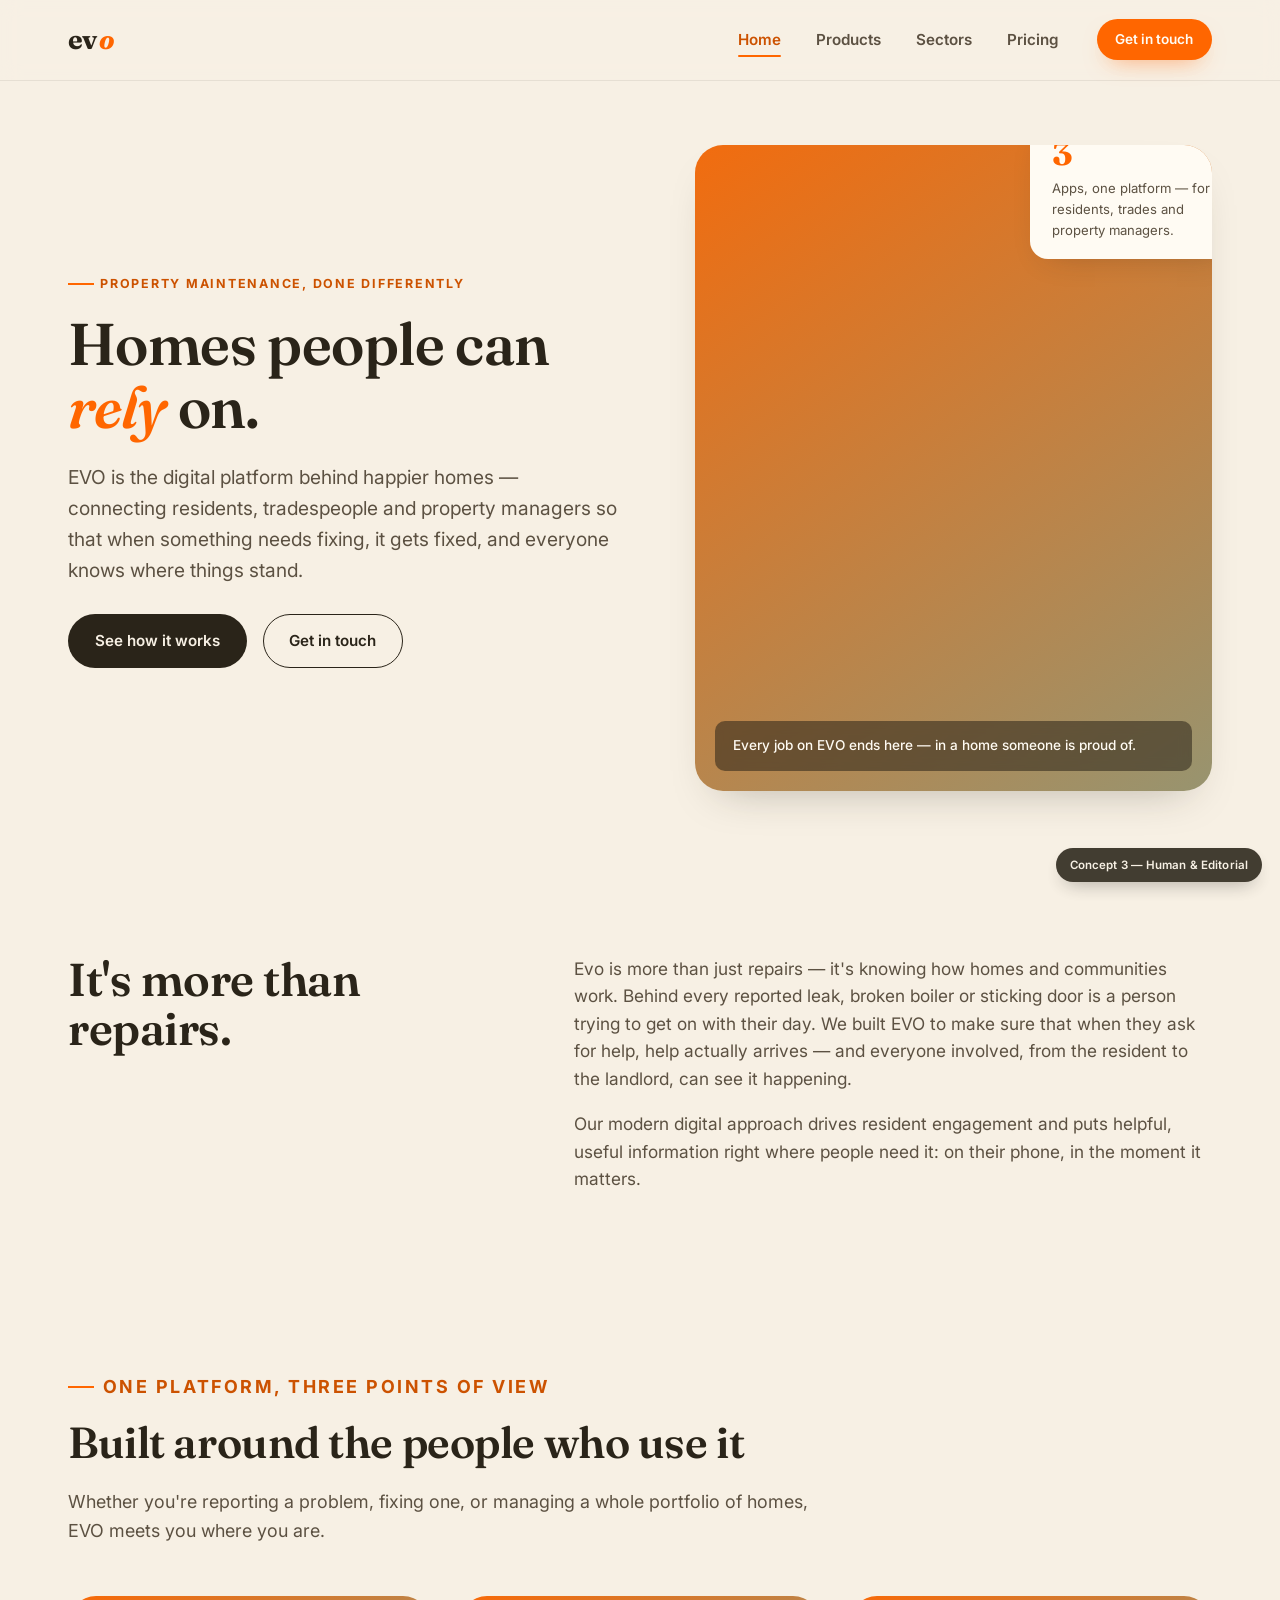
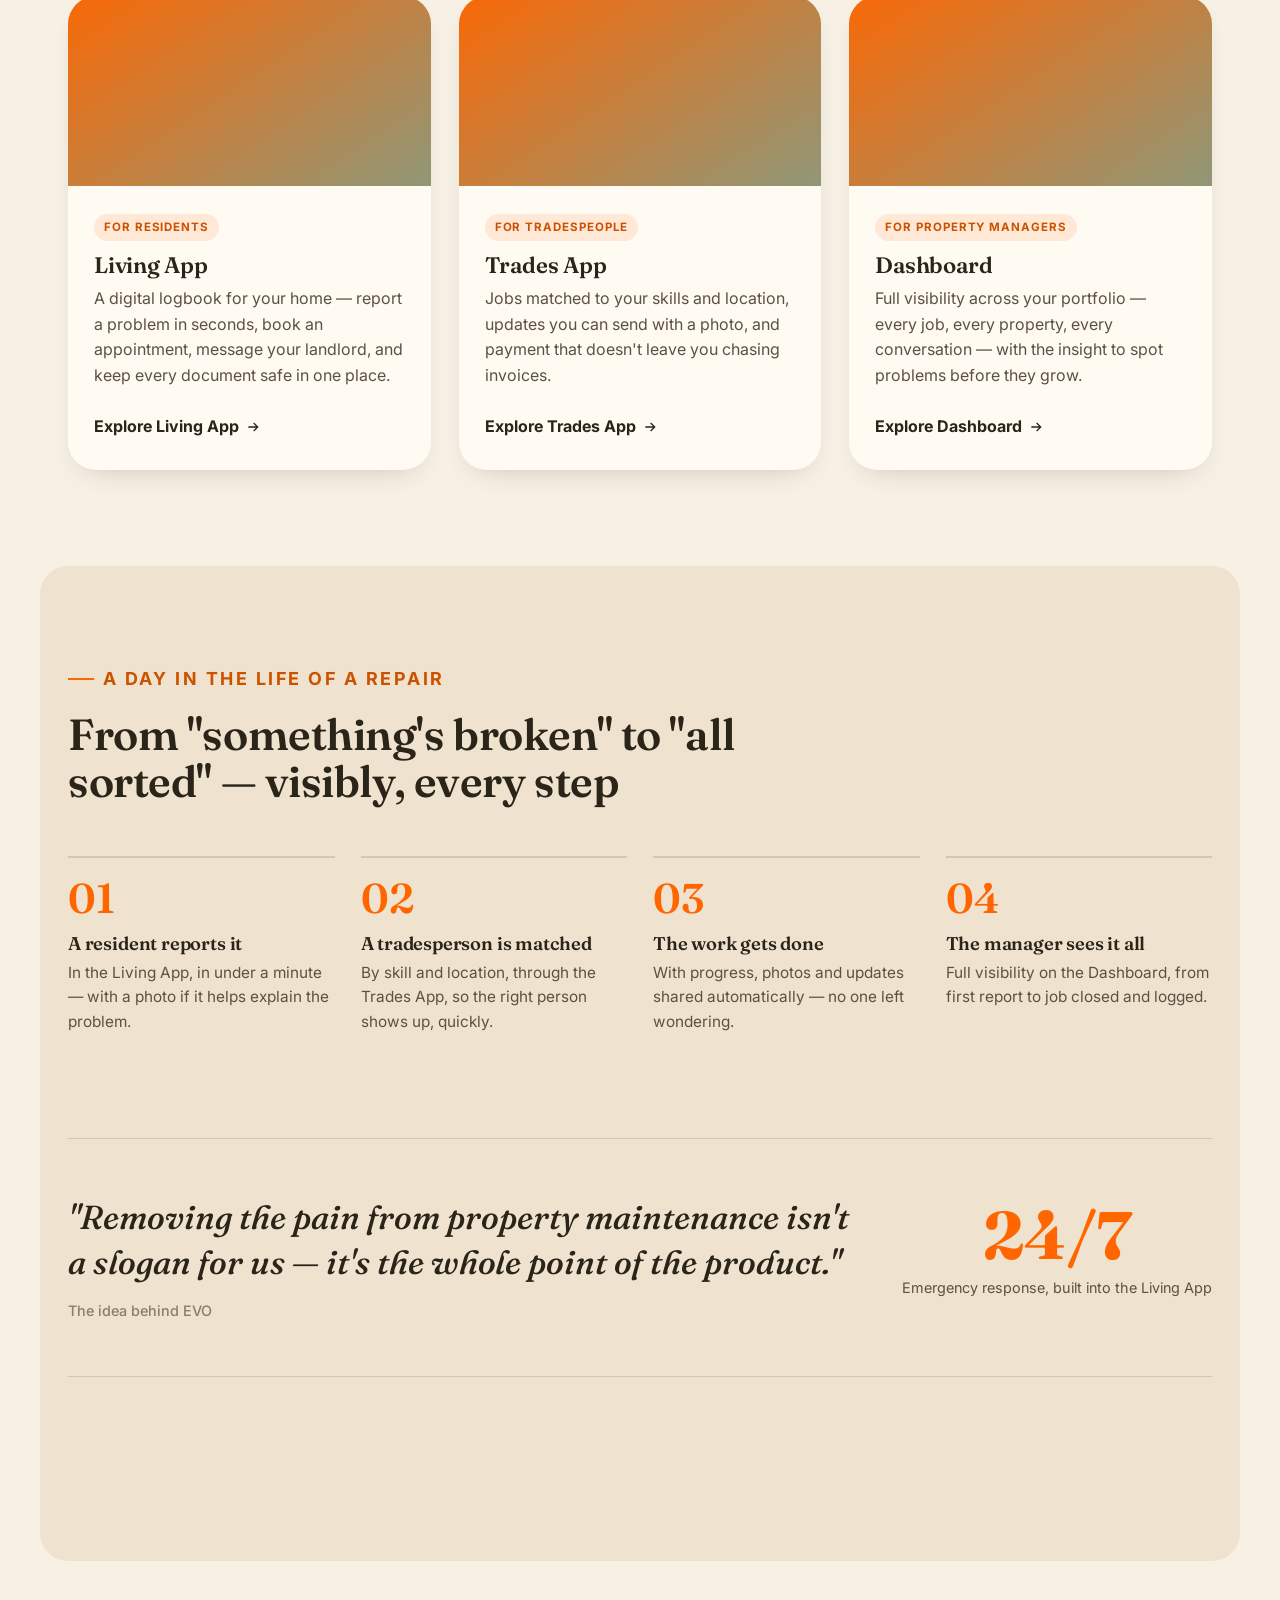
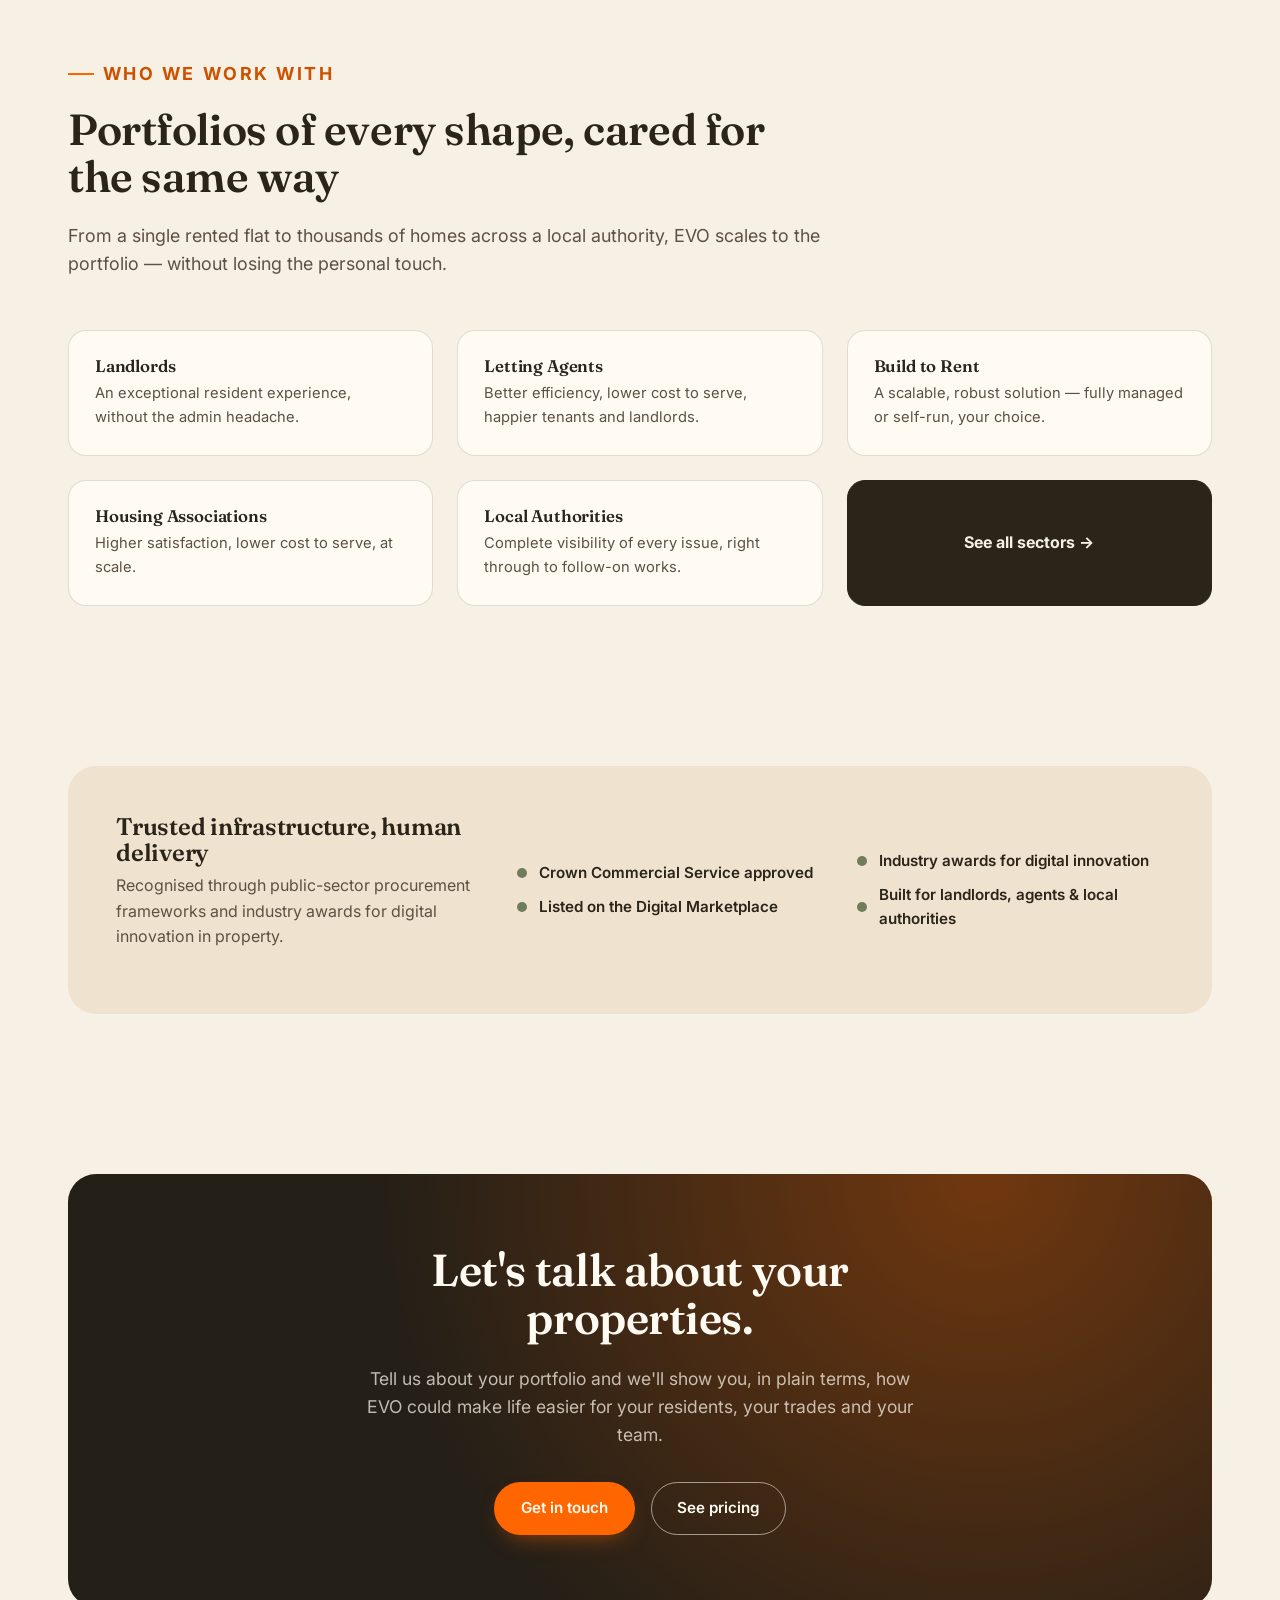
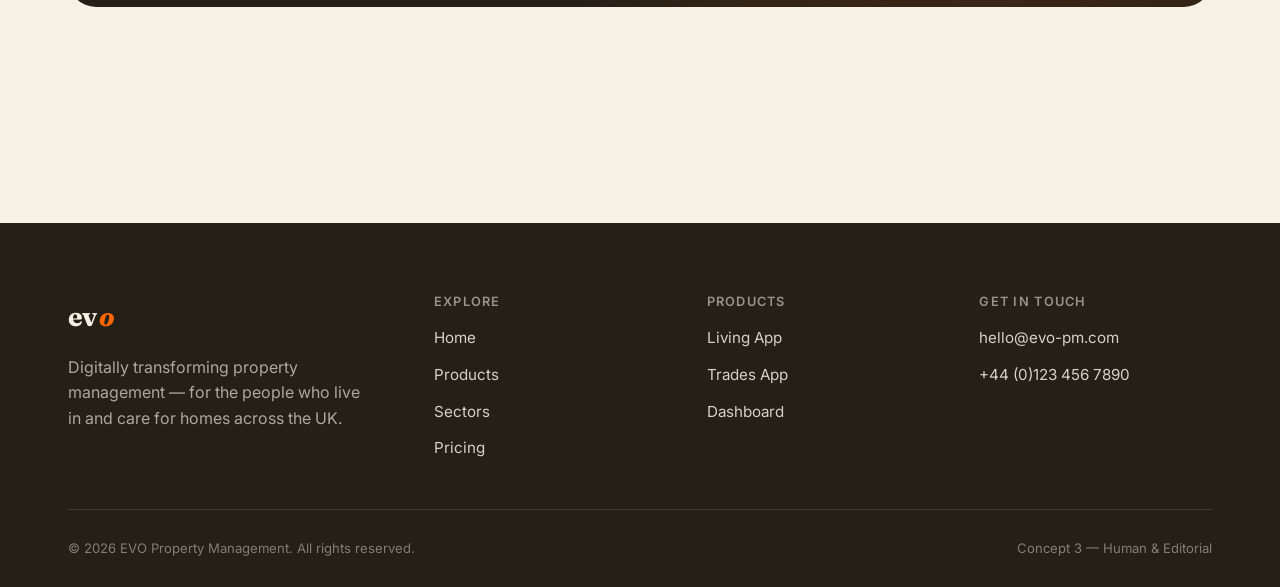
<file: index.html>
<!doctype html>
<html lang="en-GB">
<head>
  <meta charset="UTF-8" />
  <meta name="viewport" content="width=device-width, initial-scale=1.0" />
  <title>EVO — Homes People Can Rely On</title>
  <meta name="description" content="EVO connects residents, tradespeople and property managers so homes get looked after properly. Living App, Trades App and Dashboard — one simple platform." />
  <link rel="preconnect" href="https://fonts.googleapis.com">
  <link rel="preconnect" href="https://fonts.gstatic.com" crossorigin>
  <link href="https://fonts.googleapis.com/css2?family=Fraunces:ital,opsz,wght@0,9..144,400;0,9..144,500;0,9..144,600;0,9..144,700;1,9..144,500;1,9..144,600&family=Inter:wght@400;500;600;700;800&display=swap" rel="stylesheet">
  <link rel="stylesheet" href="styles.css" />
</head>
<body>

  <header class="site-header">
    <div class="header-inner">
      <a href="index.html" class="logotype" aria-label="EVO home">ev<span>o</span></a>
      <nav class="main-nav" aria-label="Primary">
        <ul class="nav-links">
          <li><a href="index.html" class="active">Home</a></li>
          <li><a href="products.html">Products</a></li>
          <li><a href="sectors.html">Sectors</a></li>
          <li><a href="pricing.html">Pricing</a></li>
        </ul>
        <div class="nav-cta">
          <a href="mailto:hello@evo-pm.com" class="btn btn-primary btn-sm">Get in touch</a>
          <button class="nav-toggle" aria-label="Toggle navigation menu" aria-expanded="false">
            <span></span><span></span><span></span>
          </button>
        </div>
      </nav>
    </div>
  </header>

  <main>

    <!-- HERO -->
    <section class="hero">
      <div class="container hero-grid">
        <div class="hero-copy">
          <p class="eyebrow">Property maintenance, done differently</p>
          <h1>Homes people can <em>rely</em> on.</h1>
          <p class="hero-lede">EVO is the digital platform behind happier homes — connecting residents, tradespeople and property managers so that when something needs fixing, it gets fixed, and everyone knows where things stand.</p>
          <div class="hero-actions">
            <a href="products.html" class="btn btn-dark">See how it works</a>
            <a href="mailto:hello@evo-pm.com" class="btn btn-outline">Get in touch</a>
          </div>
        </div>
        <div class="hero-media">
          <img src="https://images.unsplash.com/photo-1600585154340-be6161a56a0c?auto=format&fit=crop&w=1200&q=80" alt="A warm, sunlit living room in a well-kept home" loading="eager" onerror="this.onerror=null;this.src='data:image/svg+xml,%3Csvg%20xmlns%3D%27http%3A%2F%2Fwww.w3.org%2F2000%2Fsvg%27%20width%3D%271200%27%20height%3D%27800%27%3E%3Cdefs%3E%3ClinearGradient%20id%3D%27g%27%20x1%3D%270%27%20y1%3D%270%27%20x2%3D%271%27%20y2%3D%271%27%3E%3Cstop%20offset%3D%270%25%27%20stop-color%3D%27%23FF6600%27%2F%3E%3Cstop%20offset%3D%27100%25%27%20stop-color%3D%27%238A9A7E%27%2F%3E%3C%2FlinearGradient%3E%3C%2Fdefs%3E%3Crect%20width%3D%271200%27%20height%3D%27800%27%20fill%3D%27url%28%23g%29%27%2F%3E%3C%2Fsvg%3E';this.style.objectFit='cover';" />
          <div class="media-caption">Every job on EVO ends here — in a home someone is proud of.</div>
          <div class="hero-accent-card">
            <span class="num">3</span>
            <p>Apps, one platform — for residents, trades and property managers.</p>
          </div>
        </div>
      </div>
    </section>

    <!-- INTRO / LEDE -->
    <section class="section-tight">
      <div class="container lede-block reveal">
        <h2>It's more than repairs.</h2>
        <div class="lede-copy">
          <p>Evo is more than just repairs — it's knowing how homes and communities work. Behind every reported leak, broken boiler or sticking door is a person trying to get on with their day. We built EVO to make sure that when they ask for help, help actually arrives — and everyone involved, from the resident to the landlord, can see it happening.</p>
          <p>Our modern digital approach drives resident engagement and puts helpful, useful information right where people need it: on their phone, in the moment it matters.</p>
        </div>
      </div>
    </section>

    <!-- THREE PRODUCTS, HUMAN TERMS -->
    <section class="section">
      <div class="container">
        <div class="section-header reveal">
          <p class="eyebrow">One platform, three points of view</p>
          <h2>Built around the people who use it</h2>
          <p>Whether you're reporting a problem, fixing one, or managing a whole portfolio of homes, EVO meets you where you are.</p>
        </div>

        <div class="trio reveal">
          <article class="trio-card">
            <div class="card-media">
              <img src="https://images.unsplash.com/photo-1521791136064-7986c2920216?auto=format&fit=crop&w=800&q=80" alt="A resident relaxing at home, phone in hand" onerror="this.onerror=null;this.src='data:image/svg+xml,%3Csvg%20xmlns%3D%27http%3A%2F%2Fwww.w3.org%2F2000%2Fsvg%27%20width%3D%271200%27%20height%3D%27800%27%3E%3Cdefs%3E%3ClinearGradient%20id%3D%27g%27%20x1%3D%270%27%20y1%3D%270%27%20x2%3D%271%27%20y2%3D%271%27%3E%3Cstop%20offset%3D%270%25%27%20stop-color%3D%27%23FF6600%27%2F%3E%3Cstop%20offset%3D%27100%25%27%20stop-color%3D%27%238A9A7E%27%2F%3E%3C%2FlinearGradient%3E%3C%2Fdefs%3E%3Crect%20width%3D%271200%27%20height%3D%27800%27%20fill%3D%27url%28%23g%29%27%2F%3E%3C%2Fsvg%3E';this.style.objectFit='cover';" />
            </div>
            <div class="card-body">
              <span class="tag">For residents</span>
              <h3>Living App</h3>
              <p>A digital logbook for your home — report a problem in seconds, book an appointment, message your landlord, and keep every document safe in one place.</p>
              <a class="card-link" href="products.html">Explore Living App
                <svg width="16" height="16" viewBox="0 0 24 24" fill="none" stroke="currentColor" stroke-width="2"><path d="M5 12h14M13 6l6 6-6 6"/></svg>
              </a>
            </div>
          </article>

          <article class="trio-card">
            <div class="card-media">
              <img src="https://images.unsplash.com/photo-1560518883-ce09059eeffa?auto=format&fit=crop&w=800&q=80" alt="A tradesperson's hands using tools on a repair job" onerror="this.onerror=null;this.src='data:image/svg+xml,%3Csvg%20xmlns%3D%27http%3A%2F%2Fwww.w3.org%2F2000%2Fsvg%27%20width%3D%271200%27%20height%3D%27800%27%3E%3Cdefs%3E%3ClinearGradient%20id%3D%27g%27%20x1%3D%270%27%20y1%3D%270%27%20x2%3D%271%27%20y2%3D%271%27%3E%3Cstop%20offset%3D%270%25%27%20stop-color%3D%27%23FF6600%27%2F%3E%3Cstop%20offset%3D%27100%25%27%20stop-color%3D%27%238A9A7E%27%2F%3E%3C%2FlinearGradient%3E%3C%2Fdefs%3E%3Crect%20width%3D%271200%27%20height%3D%27800%27%20fill%3D%27url%28%23g%29%27%2F%3E%3C%2Fsvg%3E';this.style.objectFit='cover';" />
            </div>
            <div class="card-body">
              <span class="tag">For tradespeople</span>
              <h3>Trades App</h3>
              <p>Jobs matched to your skills and location, updates you can send with a photo, and payment that doesn't leave you chasing invoices.</p>
              <a class="card-link" href="products.html">Explore Trades App
                <svg width="16" height="16" viewBox="0 0 24 24" fill="none" stroke="currentColor" stroke-width="2"><path d="M5 12h14M13 6l6 6-6 6"/></svg>
              </a>
            </div>
          </article>

          <article class="trio-card">
            <div class="card-media">
              <img src="https://images.unsplash.com/photo-1556909212-d5b604d0c90d?auto=format&fit=crop&w=800&q=80" alt="A bright, well-organised home office interior" onerror="this.onerror=null;this.src='data:image/svg+xml,%3Csvg%20xmlns%3D%27http%3A%2F%2Fwww.w3.org%2F2000%2Fsvg%27%20width%3D%271200%27%20height%3D%27800%27%3E%3Cdefs%3E%3ClinearGradient%20id%3D%27g%27%20x1%3D%270%27%20y1%3D%270%27%20x2%3D%271%27%20y2%3D%271%27%3E%3Cstop%20offset%3D%270%25%27%20stop-color%3D%27%23FF6600%27%2F%3E%3Cstop%20offset%3D%27100%25%27%20stop-color%3D%27%238A9A7E%27%2F%3E%3C%2FlinearGradient%3E%3C%2Fdefs%3E%3Crect%20width%3D%271200%27%20height%3D%27800%27%20fill%3D%27url%28%23g%29%27%2F%3E%3C%2Fsvg%3E';this.style.objectFit='cover';" />
            </div>
            <div class="card-body">
              <span class="tag">For property managers</span>
              <h3>Dashboard</h3>
              <p>Full visibility across your portfolio — every job, every property, every conversation — with the insight to spot problems before they grow.</p>
              <a class="card-link" href="products.html">Explore Dashboard
                <svg width="16" height="16" viewBox="0 0 24 24" fill="none" stroke="currentColor" stroke-width="2"><path d="M5 12h14M13 6l6 6-6 6"/></svg>
              </a>
            </div>
          </article>
        </div>
      </div>
    </section>

    <!-- HOW IT WORKS -->
    <section class="section" style="background: var(--cream-deep); border-radius: var(--radius-lg); max-width: 1200px; margin: 0 auto;">
      <div class="container">
        <div class="section-header reveal">
          <p class="eyebrow">A day in the life of a repair</p>
          <h2>From "something's broken" to "all sorted" — visibly, every step</h2>
        </div>
        <div class="story-steps reveal">
          <div class="story-step">
            <span class="step-num">01</span>
            <h3>A resident reports it</h3>
            <p>In the Living App, in under a minute — with a photo if it helps explain the problem.</p>
          </div>
          <div class="story-step">
            <span class="step-num">02</span>
            <h3>A tradesperson is matched</h3>
            <p>By skill and location, through the Trades App, so the right person shows up, quickly.</p>
          </div>
          <div class="story-step">
            <span class="step-num">03</span>
            <h3>The work gets done</h3>
            <p>With progress, photos and updates shared automatically — no one left wondering.</p>
          </div>
          <div class="story-step">
            <span class="step-num">04</span>
            <h3>The manager sees it all</h3>
            <p>Full visibility on the Dashboard, from first report to job closed and logged.</p>
          </div>
        </div>

        <div class="pull-quote reveal">
          <blockquote>"Removing the pain from property maintenance isn't a slogan for us — it's the whole point of the product."
            <cite>The idea behind EVO</cite>
          </blockquote>
          <div class="stat">
            <span class="num">24/7</span>
            <p>Emergency response, built into the Living App</p>
          </div>
        </div>
      </div>
    </section>

    <!-- SECTORS -->
    <section class="section">
      <div class="container">
        <div class="section-header reveal">
          <p class="eyebrow">Who we work with</p>
          <h2>Portfolios of every shape, cared for the same way</h2>
          <p>From a single rented flat to thousands of homes across a local authority, EVO scales to the portfolio — without losing the personal touch.</p>
        </div>
        <div class="sector-grid-cards reveal">
          <a class="sector-mini-card" href="sectors.html">
            <h4>Landlords</h4>
            <p>An exceptional resident experience, without the admin headache.</p>
          </a>
          <a class="sector-mini-card" href="sectors.html">
            <h4>Letting Agents</h4>
            <p>Better efficiency, lower cost to serve, happier tenants and landlords.</p>
          </a>
          <a class="sector-mini-card" href="sectors.html">
            <h4>Build to Rent</h4>
            <p>A scalable, robust solution — fully managed or self-run, your choice.</p>
          </a>
          <a class="sector-mini-card" href="sectors.html">
            <h4>Housing Associations</h4>
            <p>Higher satisfaction, lower cost to serve, at scale.</p>
          </a>
          <a class="sector-mini-card" href="sectors.html">
            <h4>Local Authorities</h4>
            <p>Complete visibility of every issue, right through to follow-on works.</p>
          </a>
          <a class="sector-mini-card" href="sectors.html" style="display:flex; align-items:center; justify-content:center; background: var(--ink); color: var(--cream); border-color: var(--ink);">
            <span style="font-weight:700;">See all sectors →</span>
          </a>
        </div>
      </div>
    </section>

    <!-- TRUST -->
    <section class="section-tight">
      <div class="container">
        <div class="trust-strip reveal">
          <div class="trust-copy">
            <h3>Trusted infrastructure, human delivery</h3>
            <p>Recognised through public-sector procurement frameworks and industry awards for digital innovation in property.</p>
          </div>
          <div class="trust-badges">
            <div class="trust-badge"><span class="dot"></span> Crown Commercial Service approved</div>
            <div class="trust-badge"><span class="dot"></span> Listed on the Digital Marketplace</div>
          </div>
          <div class="trust-badges">
            <div class="trust-badge"><span class="dot"></span> Industry awards for digital innovation</div>
            <div class="trust-badge"><span class="dot"></span> Built for landlords, agents &amp; local authorities</div>
          </div>
        </div>
      </div>
    </section>

    <!-- CTA -->
    <section class="section">
      <div class="container">
        <div class="cta-band reveal">
          <h2>Let's talk about your properties.</h2>
          <p>Tell us about your portfolio and we'll show you, in plain terms, how EVO could make life easier for your residents, your trades and your team.</p>
          <div class="cta-actions">
            <a href="mailto:hello@evo-pm.com" class="btn btn-primary">Get in touch</a>
            <a href="pricing.html" class="btn btn-outline-light">See pricing</a>
          </div>
        </div>
      </div>
    </section>

  </main>

  <footer class="site-footer">
    <div class="container">
      <div class="footer-top">
        <div class="footer-brand">
          <a href="index.html" class="logotype">ev<span>o</span></a>
          <p>Digitally transforming property management — for the people who live in and care for homes across the UK.</p>
        </div>
        <div class="footer-col">
          <h4>Explore</h4>
          <ul>
            <li><a href="index.html">Home</a></li>
            <li><a href="products.html">Products</a></li>
            <li><a href="sectors.html">Sectors</a></li>
            <li><a href="pricing.html">Pricing</a></li>
          </ul>
        </div>
        <div class="footer-col">
          <h4>Products</h4>
          <ul>
            <li><a href="products.html#living">Living App</a></li>
            <li><a href="products.html#trades">Trades App</a></li>
            <li><a href="products.html#dashboard">Dashboard</a></li>
          </ul>
        </div>
        <div class="footer-col">
          <h4>Get in touch</h4>
          <ul>
            <li><a href="mailto:hello@evo-pm.com">hello@evo-pm.com</a></li>
            <li><a href="tel:+441234567890">+44 (0)123 456 7890</a></li>
          </ul>
        </div>
      </div>
      <div class="footer-bottom">
        <span>© 2026 EVO Property Management. All rights reserved.</span>
        <span>Concept 3 — Human &amp; Editorial</span>
      </div>
    </div>
  </footer>

  <div class="concept-badge">Concept 3 — Human &amp; Editorial</div>

  <script src="script.js"></script>
</body>
</html>
</file>
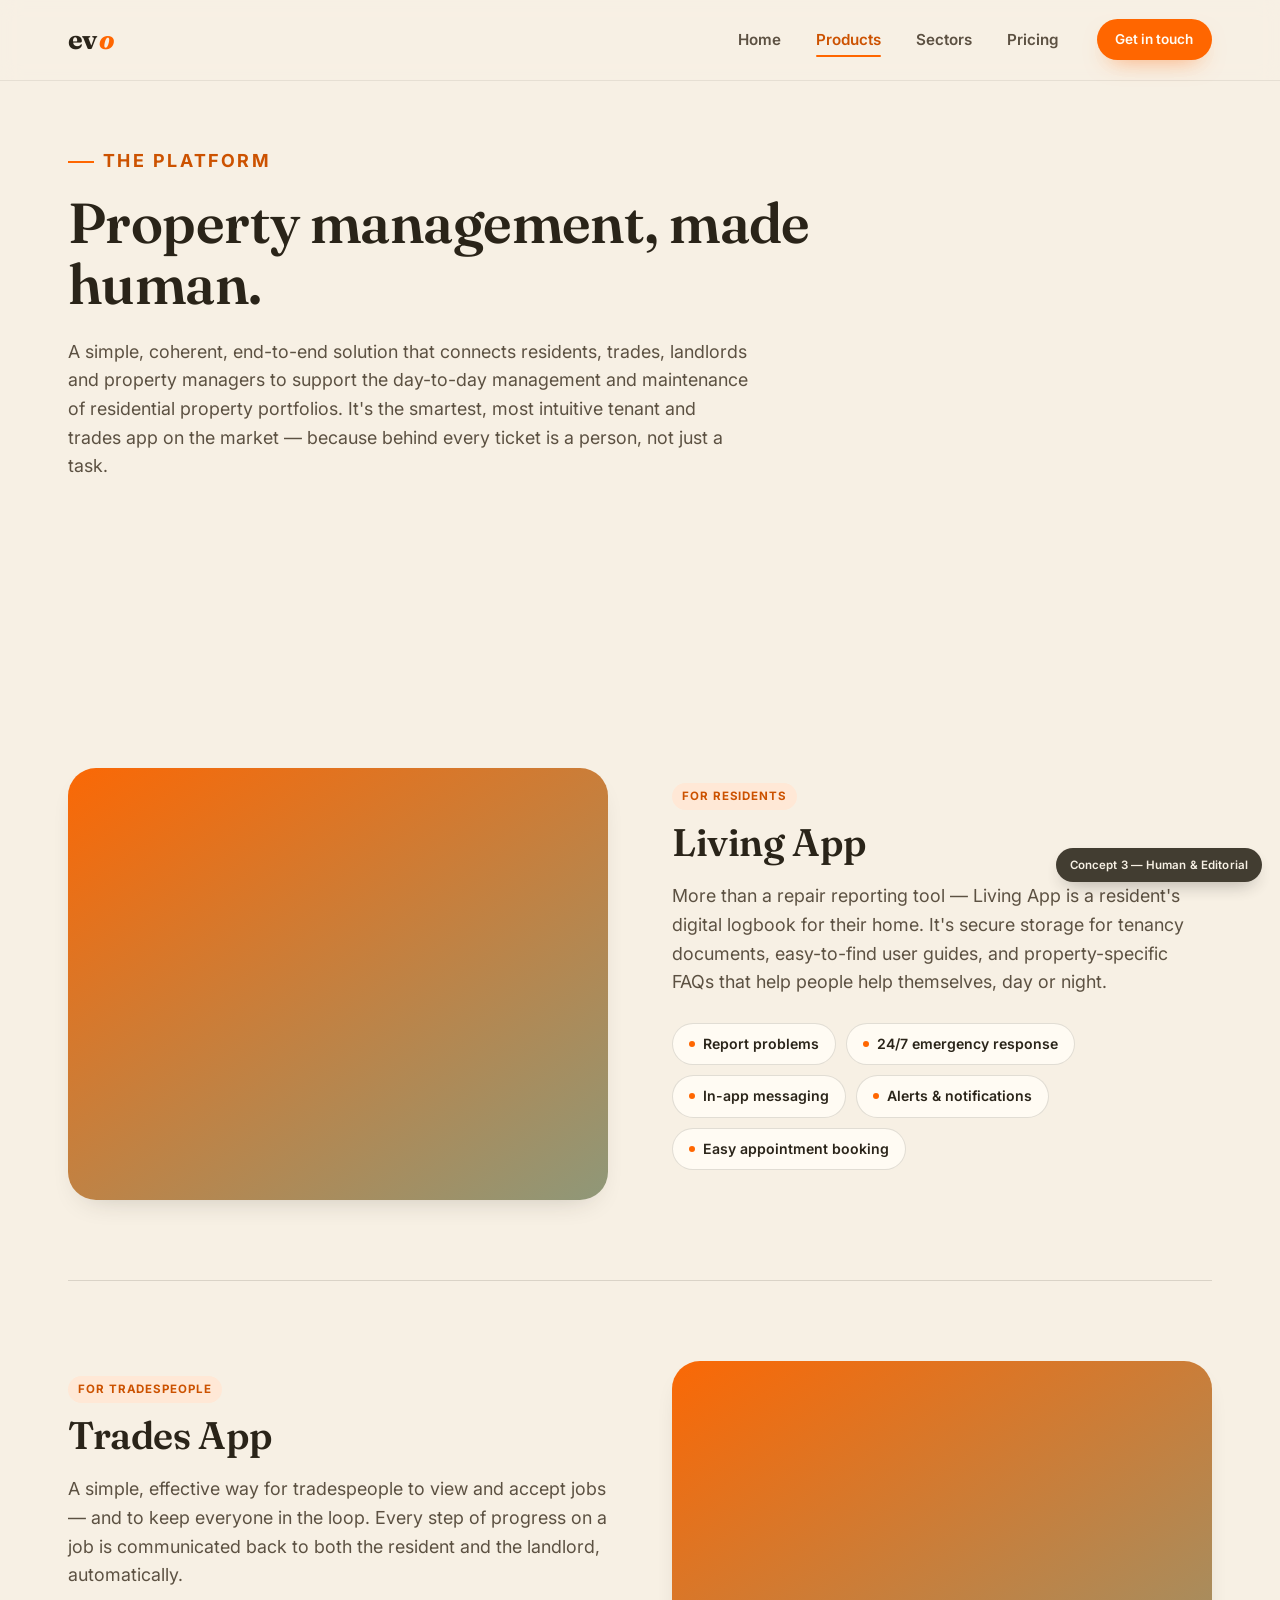
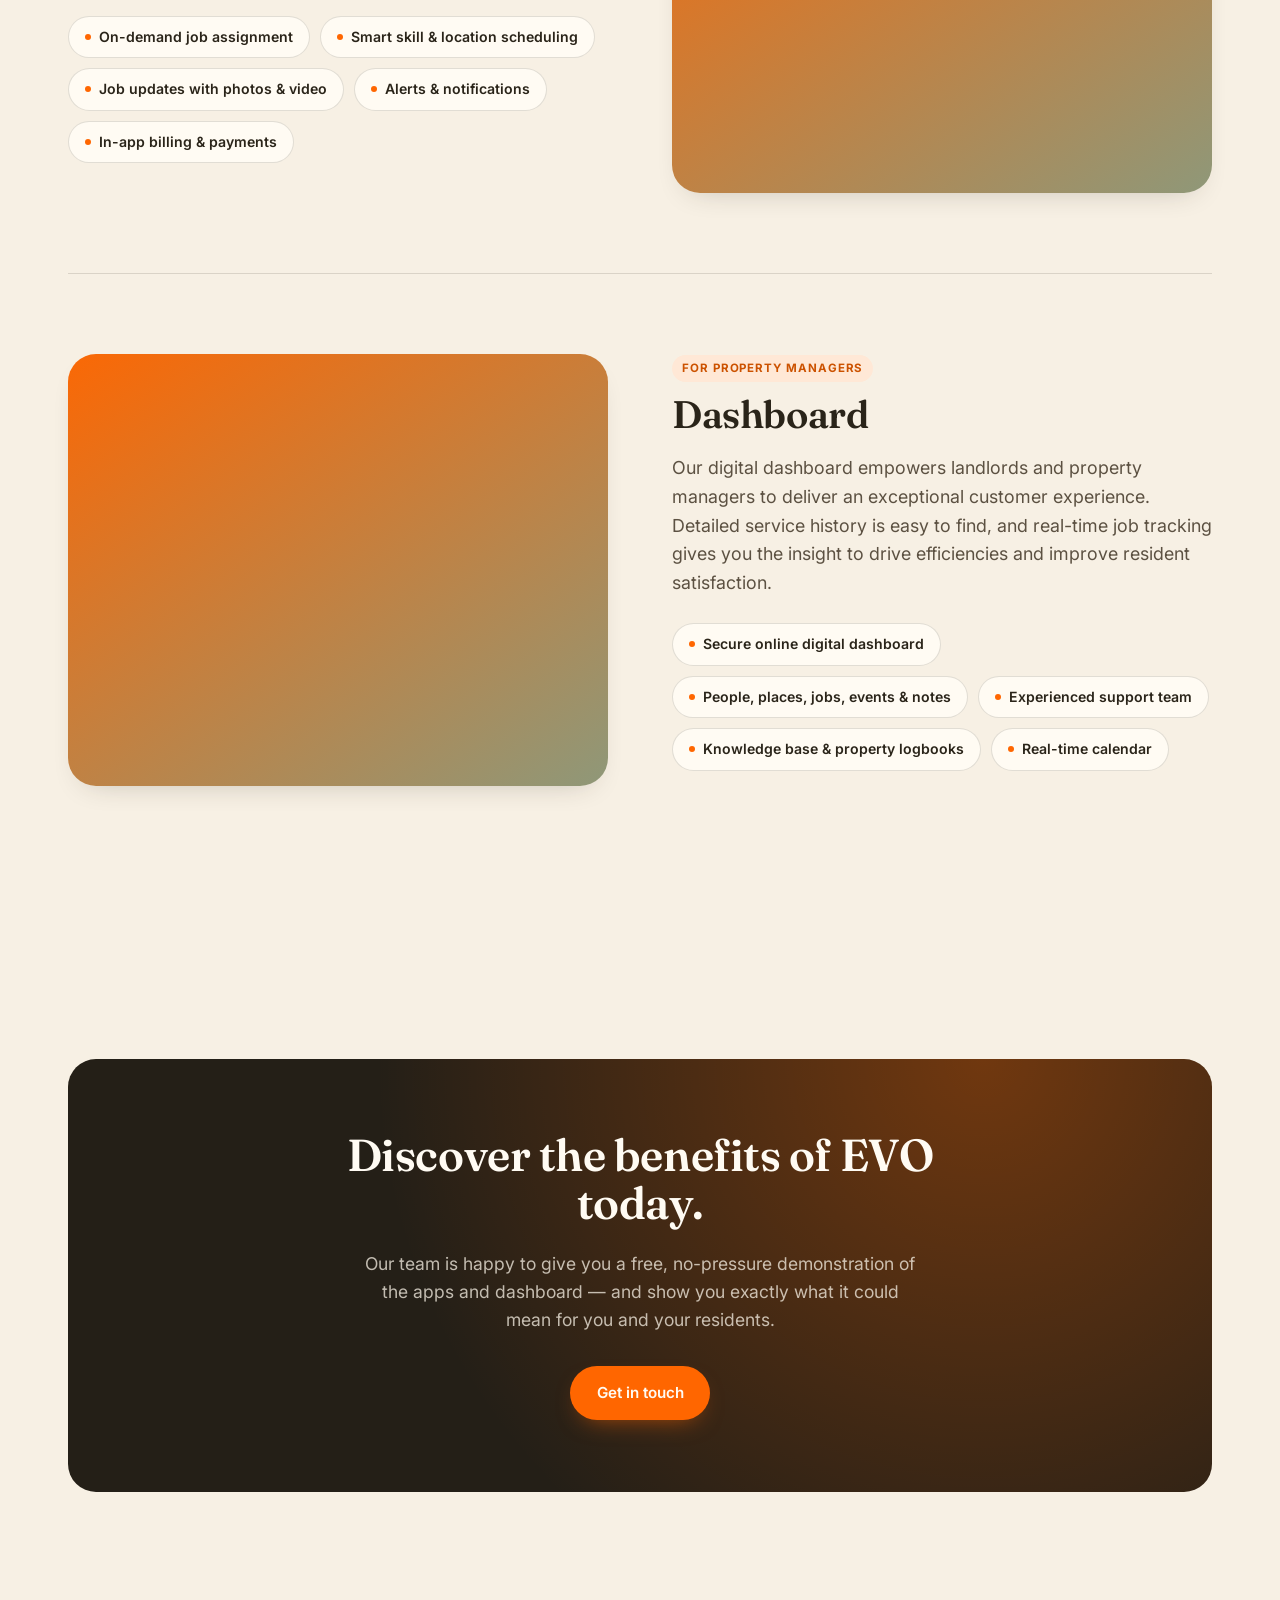
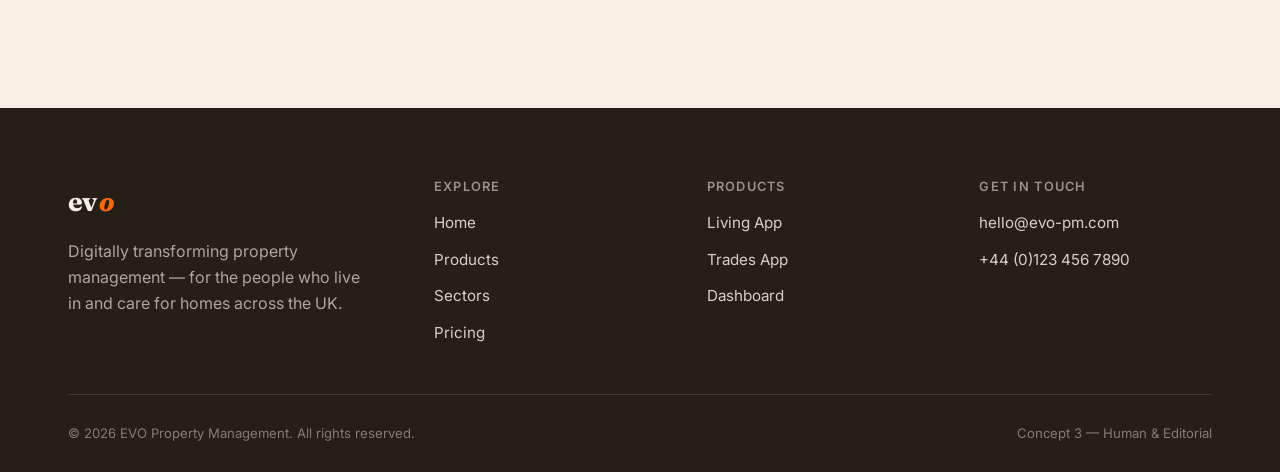
<file: pricing.html>
<!doctype html>
<html lang="en-GB">
<head>
  <meta charset="UTF-8" />
  <meta name="viewport" content="width=device-width, initial-scale=1.0" />
  <title>Products — EVO | Living App, Trades App &amp; Dashboard</title>
  <meta name="description" content="Living App for residents, Trades App for tradespeople, and Dashboard for property managers — the three human sides of the EVO platform." />
  <link rel="preconnect" href="https://fonts.googleapis.com">
  <link rel="preconnect" href="https://fonts.gstatic.com" crossorigin>
  <link href="https://fonts.googleapis.com/css2?family=Fraunces:ital,opsz,wght@0,9..144,400;0,9..144,500;0,9..144,600;0,9..144,700;1,9..144,500;1,9..144,600&family=Inter:wght@400;500;600;700;800&display=swap" rel="stylesheet">
  <link rel="stylesheet" href="styles.css" />
</head>
<body>

  <header class="site-header">
    <div class="header-inner">
      <a href="index.html" class="logotype" aria-label="EVO home">ev<span>o</span></a>
      <nav class="main-nav" aria-label="Primary">
        <ul class="nav-links">
          <li><a href="index.html">Home</a></li>
          <li><a href="products.html" class="active">Products</a></li>
          <li><a href="sectors.html">Sectors</a></li>
          <li><a href="pricing.html">Pricing</a></li>
        </ul>
        <div class="nav-cta">
          <a href="mailto:hello@evo-pm.com" class="btn btn-primary btn-sm">Get in touch</a>
          <button class="nav-toggle" aria-label="Toggle navigation menu" aria-expanded="false">
            <span></span><span></span><span></span>
          </button>
        </div>
      </nav>
    </div>
  </header>

  <main>

    <!-- HERO -->
    <section class="hero" style="padding-bottom: 60px;">
      <div class="container">
        <div class="section-header reveal">
          <p class="eyebrow">The platform</p>
          <h1 style="font-size: clamp(2.2rem, 4.4vw, 3.6rem);">Property management, made human.</h1>
          <p class="hero-lede" style="max-width: 62ch;">A simple, coherent, end-to-end solution that connects residents, trades, landlords and property managers to support the day-to-day management and maintenance of residential property portfolios. It's the smartest, most intuitive tenant and trades app on the market — because behind every ticket is a person, not just a task.</p>
        </div>
      </div>
    </section>

    <!-- LIVING APP -->
    <section class="section" id="living">
      <div class="container">
        <div class="product-detail reveal">
          <div class="product-media">
            <img src="https://images.unsplash.com/photo-1484154218962-a197022b5858?auto=format&fit=crop&w=1000&q=80" alt="A hand holding house keys at a front door" onerror="this.onerror=null;this.src='data:image/svg+xml,%3Csvg%20xmlns%3D%27http%3A%2F%2Fwww.w3.org%2F2000%2Fsvg%27%20width%3D%271200%27%20height%3D%27800%27%3E%3Cdefs%3E%3ClinearGradient%20id%3D%27g%27%20x1%3D%270%27%20y1%3D%270%27%20x2%3D%271%27%20y2%3D%271%27%3E%3Cstop%20offset%3D%270%25%27%20stop-color%3D%27%23FF6600%27%2F%3E%3Cstop%20offset%3D%27100%25%27%20stop-color%3D%27%238A9A7E%27%2F%3E%3C%2FlinearGradient%3E%3C%2Fdefs%3E%3Crect%20width%3D%271200%27%20height%3D%27800%27%20fill%3D%27url%28%23g%29%27%2F%3E%3C%2Fsvg%3E';this.style.objectFit='cover';" />
          </div>
          <div class="product-copy">
            <span class="tag" style="display:inline-block; font-size:0.72rem; font-weight:700; text-transform:uppercase; letter-spacing:0.08em; color:var(--terracotta-dark); background:var(--terracotta-tint); padding:4px 10px; border-radius:100px; margin-bottom:12px;">For residents</span>
            <h2>Living App</h2>
            <p class="lede">More than a repair reporting tool — Living App is a resident's digital logbook for their home. It's secure storage for tenancy documents, easy-to-find user guides, and property-specific FAQs that help people help themselves, day or night.</p>
            <ul class="feature-tags">
              <li>Report problems</li>
              <li>24/7 emergency response</li>
              <li>In-app messaging</li>
              <li>Alerts &amp; notifications</li>
              <li>Easy appointment booking</li>
            </ul>
          </div>
        </div>

        <!-- TRADES APP -->
        <div class="product-detail reverse reveal" id="trades">
          <div class="product-media">
            <img src="https://images.unsplash.com/photo-1560518883-ce09059eeffa?auto=format&fit=crop&w=1000&q=80" alt="A tradesperson's hands using a tool during a repair" onerror="this.onerror=null;this.src='data:image/svg+xml,%3Csvg%20xmlns%3D%27http%3A%2F%2Fwww.w3.org%2F2000%2Fsvg%27%20width%3D%271200%27%20height%3D%27800%27%3E%3Cdefs%3E%3ClinearGradient%20id%3D%27g%27%20x1%3D%270%27%20y1%3D%270%27%20x2%3D%271%27%20y2%3D%271%27%3E%3Cstop%20offset%3D%270%25%27%20stop-color%3D%27%23FF6600%27%2F%3E%3Cstop%20offset%3D%27100%25%27%20stop-color%3D%27%238A9A7E%27%2F%3E%3C%2FlinearGradient%3E%3C%2Fdefs%3E%3Crect%20width%3D%271200%27%20height%3D%27800%27%20fill%3D%27url%28%23g%29%27%2F%3E%3C%2Fsvg%3E';this.style.objectFit='cover';" />
          </div>
          <div class="product-copy">
            <span class="tag" style="display:inline-block; font-size:0.72rem; font-weight:700; text-transform:uppercase; letter-spacing:0.08em; color:var(--terracotta-dark); background:var(--terracotta-tint); padding:4px 10px; border-radius:100px; margin-bottom:12px;">For tradespeople</span>
            <h2>Trades App</h2>
            <p class="lede">A simple, effective way for tradespeople to view and accept jobs — and to keep everyone in the loop. Every step of progress on a job is communicated back to both the resident and the landlord, automatically.</p>
            <ul class="feature-tags">
              <li>On-demand job assignment</li>
              <li>Smart skill &amp; location scheduling</li>
              <li>Job updates with photos &amp; video</li>
              <li>Alerts &amp; notifications</li>
              <li>In-app billing &amp; payments</li>
            </ul>
          </div>
        </div>

        <!-- DASHBOARD -->
        <div class="product-detail reveal" id="dashboard">
          <div class="product-media">
            <img src="https://images.unsplash.com/photo-1521791136064-7986c2920216?auto=format&fit=crop&w=1000&q=80" alt="A bright, calm home interior representing a well-managed property" onerror="this.onerror=null;this.src='data:image/svg+xml,%3Csvg%20xmlns%3D%27http%3A%2F%2Fwww.w3.org%2F2000%2Fsvg%27%20width%3D%271200%27%20height%3D%27800%27%3E%3Cdefs%3E%3ClinearGradient%20id%3D%27g%27%20x1%3D%270%27%20y1%3D%270%27%20x2%3D%271%27%20y2%3D%271%27%3E%3Cstop%20offset%3D%270%25%27%20stop-color%3D%27%23FF6600%27%2F%3E%3Cstop%20offset%3D%27100%25%27%20stop-color%3D%27%238A9A7E%27%2F%3E%3C%2FlinearGradient%3E%3C%2Fdefs%3E%3Crect%20width%3D%271200%27%20height%3D%27800%27%20fill%3D%27url%28%23g%29%27%2F%3E%3C%2Fsvg%3E';this.style.objectFit='cover';" />
          </div>
          <div class="product-copy">
            <span class="tag" style="display:inline-block; font-size:0.72rem; font-weight:700; text-transform:uppercase; letter-spacing:0.08em; color:var(--terracotta-dark); background:var(--terracotta-tint); padding:4px 10px; border-radius:100px; margin-bottom:12px;">For property managers</span>
            <h2>Dashboard</h2>
            <p class="lede">Our digital dashboard empowers landlords and property managers to deliver an exceptional customer experience. Detailed service history is easy to find, and real-time job tracking gives you the insight to drive efficiencies and improve resident satisfaction.</p>
            <ul class="feature-tags">
              <li>Secure online digital dashboard</li>
              <li>People, places, jobs, events &amp; notes</li>
              <li>Experienced support team</li>
              <li>Knowledge base &amp; property logbooks</li>
              <li>Real-time calendar</li>
            </ul>
          </div>
        </div>
      </div>
    </section>

    <!-- CTA -->
    <section class="section">
      <div class="container">
        <div class="cta-band reveal">
          <h2>Discover the benefits of EVO today.</h2>
          <p>Our team is happy to give you a free, no-pressure demonstration of the apps and dashboard — and show you exactly what it could mean for you and your residents.</p>
          <div class="cta-actions">
            <a href="mailto:hello@evo-pm.com" class="btn btn-primary">Get in touch</a>
          </div>
        </div>
      </div>
    </section>

  </main>

  <footer class="site-footer">
    <div class="container">
      <div class="footer-top">
        <div class="footer-brand">
          <a href="index.html" class="logotype">ev<span>o</span></a>
          <p>Digitally transforming property management — for the people who live in and care for homes across the UK.</p>
        </div>
        <div class="footer-col">
          <h4>Explore</h4>
          <ul>
            <li><a href="index.html">Home</a></li>
            <li><a href="products.html">Products</a></li>
            <li><a href="sectors.html">Sectors</a></li>
            <li><a href="pricing.html">Pricing</a></li>
          </ul>
        </div>
        <div class="footer-col">
          <h4>Products</h4>
          <ul>
            <li><a href="products.html#living">Living App</a></li>
            <li><a href="products.html#trades">Trades App</a></li>
            <li><a href="products.html#dashboard">Dashboard</a></li>
          </ul>
        </div>
        <div class="footer-col">
          <h4>Get in touch</h4>
          <ul>
            <li><a href="mailto:hello@evo-pm.com">hello@evo-pm.com</a></li>
            <li><a href="tel:+441234567890">+44 (0)123 456 7890</a></li>
          </ul>
        </div>
      </div>
      <div class="footer-bottom">
        <span>© 2026 EVO Property Management. All rights reserved.</span>
        <span>Concept 3 — Human &amp; Editorial</span>
      </div>
    </div>
  </footer>

  <div class="concept-badge">Concept 3 — Human &amp; Editorial</div>

  <script src="script.js"></script>
</body>
</html>
</file>
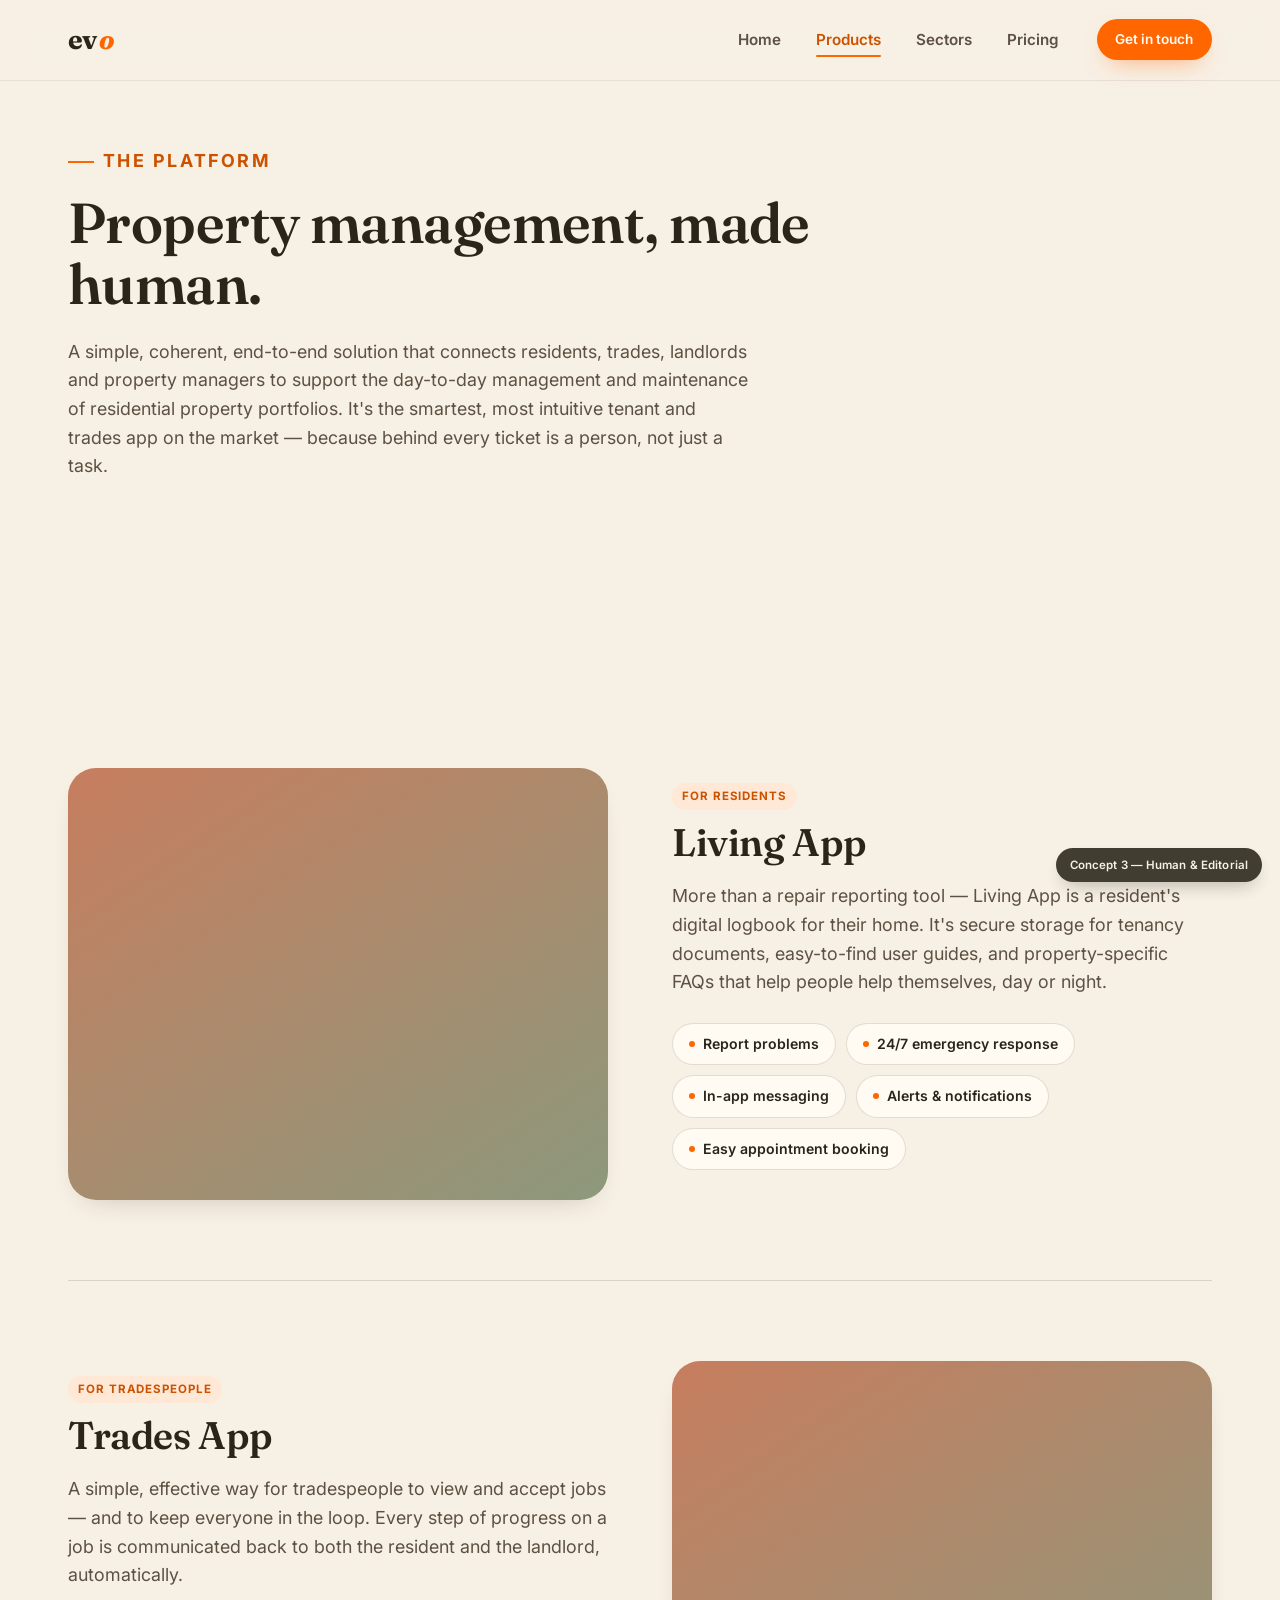
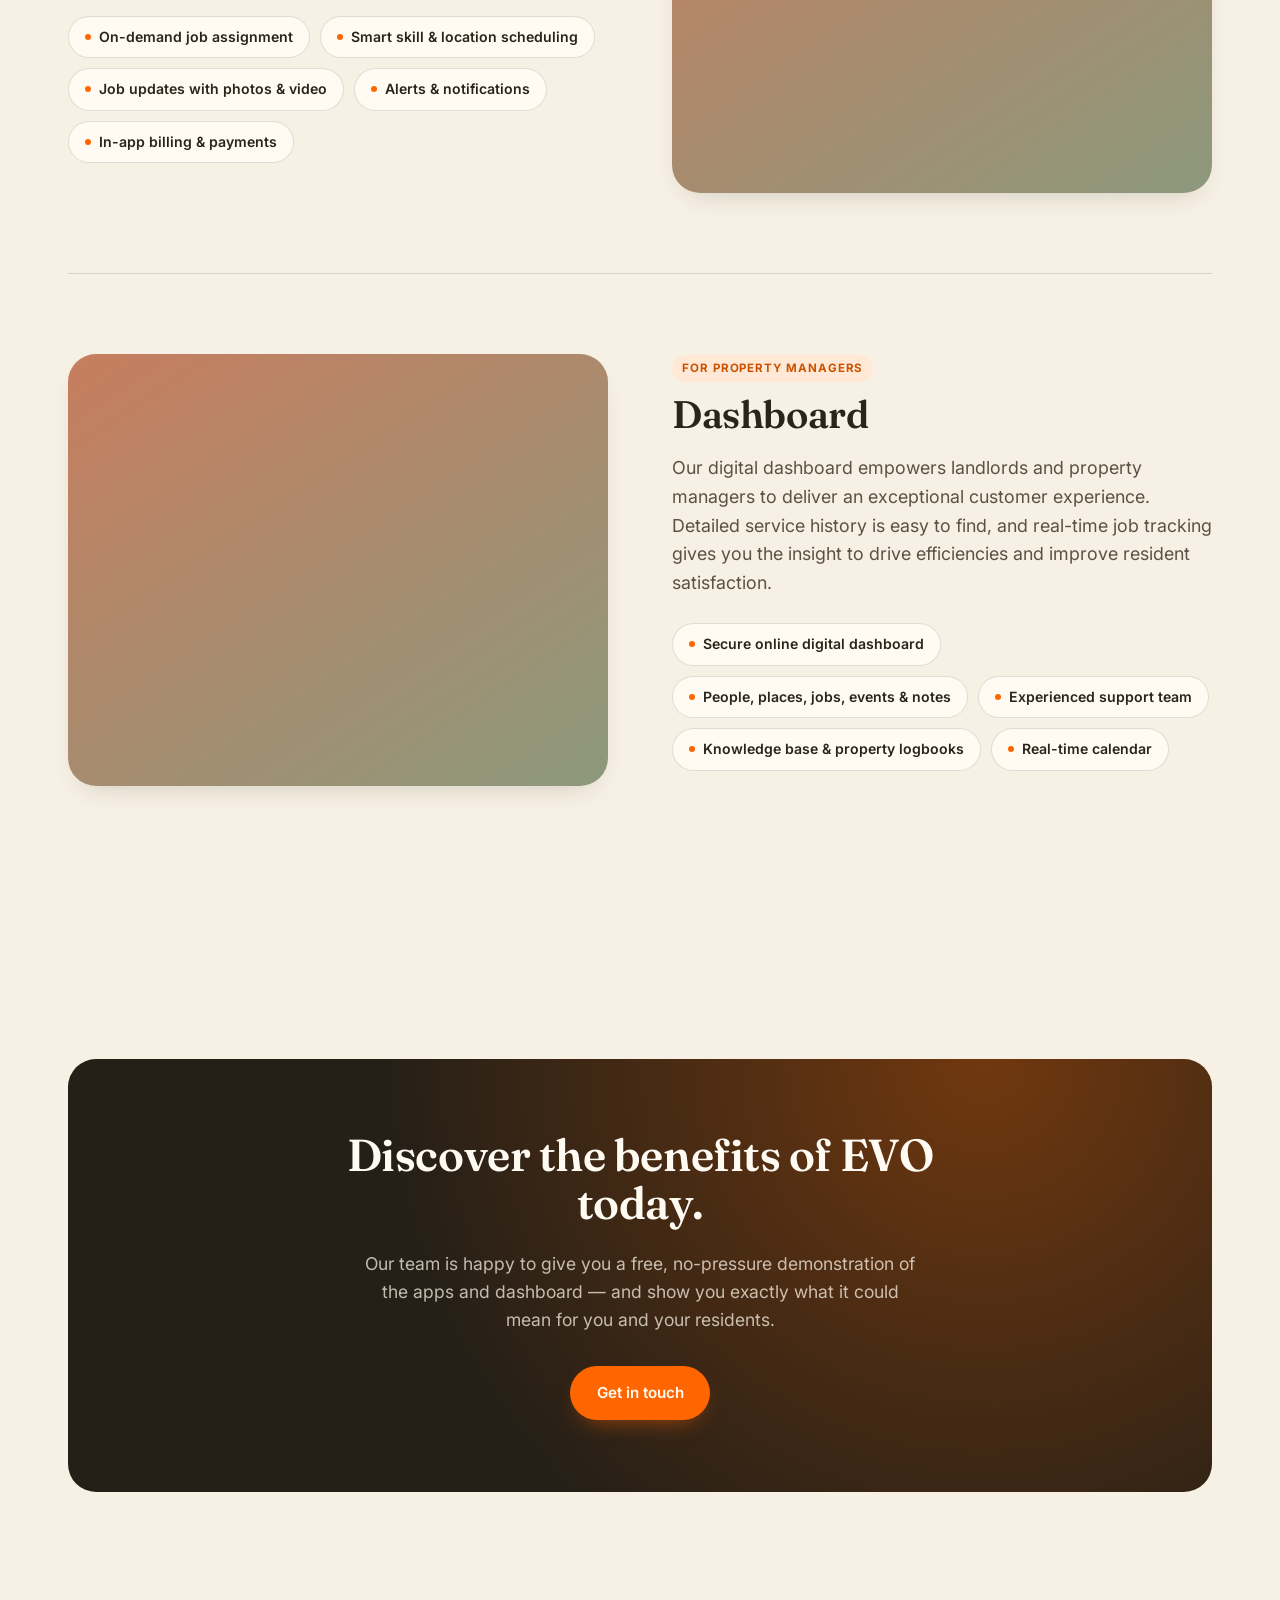
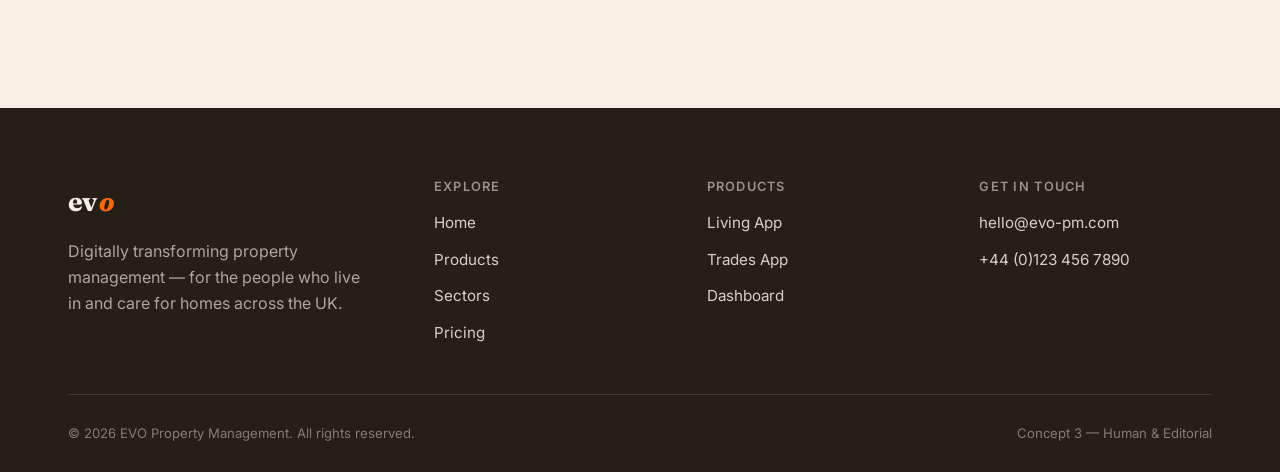
<file: products.html>
<!doctype html>
<html lang="en-GB">
<head>
  <meta charset="UTF-8" />
  <meta name="viewport" content="width=device-width, initial-scale=1.0" />
  <title>Products — EVO | Living App, Trades App &amp; Dashboard</title>
  <meta name="description" content="Living App for residents, Trades App for tradespeople, and Dashboard for property managers — the three human sides of the EVO platform." />
  <link rel="preconnect" href="https://fonts.googleapis.com">
  <link rel="preconnect" href="https://fonts.gstatic.com" crossorigin>
  <link href="https://fonts.googleapis.com/css2?family=Fraunces:ital,opsz,wght@0,9..144,400;0,9..144,500;0,9..144,600;0,9..144,700;1,9..144,500;1,9..144,600&family=Inter:wght@400;500;600;700;800&display=swap" rel="stylesheet">
  <link rel="stylesheet" href="styles.css" />
</head>
<body>

  <header class="site-header">
    <div class="header-inner">
      <a href="index.html" class="logotype" aria-label="EVO home">ev<span>o</span></a>
      <nav class="main-nav" aria-label="Primary">
        <ul class="nav-links">
          <li><a href="index.html">Home</a></li>
          <li><a href="products.html" class="active">Products</a></li>
          <li><a href="sectors.html">Sectors</a></li>
          <li><a href="pricing.html">Pricing</a></li>
        </ul>
        <div class="nav-cta">
          <a href="mailto:hello@evo-pm.com" class="btn btn-primary btn-sm">Get in touch</a>
          <button class="nav-toggle" aria-label="Toggle navigation menu" aria-expanded="false">
            <span></span><span></span><span></span>
          </button>
        </div>
      </nav>
    </div>
  </header>

  <main>

    <!-- HERO -->
    <section class="hero" style="padding-bottom: 60px;">
      <div class="container">
        <div class="section-header reveal">
          <p class="eyebrow">The platform</p>
          <h1 style="font-size: clamp(2.2rem, 4.4vw, 3.6rem);">Property management, made human.</h1>
          <p class="hero-lede" style="max-width: 62ch;">A simple, coherent, end-to-end solution that connects residents, trades, landlords and property managers to support the day-to-day management and maintenance of residential property portfolios. It's the smartest, most intuitive tenant and trades app on the market — because behind every ticket is a person, not just a task.</p>
        </div>
      </div>
    </section>

    <!-- LIVING APP -->
    <section class="section" id="living">
      <div class="container">
        <div class="product-detail reveal">
          <div class="product-media">
            <img src="https://images.unsplash.com/photo-1484154218962-a197022b5858?auto=format&fit=crop&w=1000&q=80" alt="A hand holding house keys at a front door" onerror="this.onerror=null;this.src='data:image/svg+xml,%3Csvg%20xmlns%3D%27http%3A%2F%2Fwww.w3.org%2F2000%2Fsvg%27%20width%3D%271200%27%20height%3D%27800%27%3E%3Cdefs%3E%3ClinearGradient%20id%3D%27g%27%20x1%3D%270%27%20y1%3D%270%27%20x2%3D%271%27%20y2%3D%271%27%3E%3Cstop%20offset%3D%270%25%27%20stop-color%3D%27%23C97C5D%27%2F%3E%3Cstop%20offset%3D%27100%25%27%20stop-color%3D%27%238A9A7E%27%2F%3E%3C%2FlinearGradient%3E%3C%2Fdefs%3E%3Crect%20width%3D%271200%27%20height%3D%27800%27%20fill%3D%27url%28%23g%29%27%2F%3E%3C%2Fsvg%3E';this.style.objectFit='cover';" />
          </div>
          <div class="product-copy">
            <span class="tag" style="display:inline-block; font-size:0.72rem; font-weight:700; text-transform:uppercase; letter-spacing:0.08em; color:var(--terracotta-dark); background:var(--terracotta-tint); padding:4px 10px; border-radius:100px; margin-bottom:12px;">For residents</span>
            <h2>Living App</h2>
            <p class="lede">More than a repair reporting tool — Living App is a resident's digital logbook for their home. It's secure storage for tenancy documents, easy-to-find user guides, and property-specific FAQs that help people help themselves, day or night.</p>
            <ul class="feature-tags">
              <li>Report problems</li>
              <li>24/7 emergency response</li>
              <li>In-app messaging</li>
              <li>Alerts &amp; notifications</li>
              <li>Easy appointment booking</li>
            </ul>
          </div>
        </div>

        <!-- TRADES APP -->
        <div class="product-detail reverse reveal" id="trades">
          <div class="product-media">
            <img src="https://images.unsplash.com/photo-1560518883-ce09059eeffa?auto=format&fit=crop&w=1000&q=80" alt="A tradesperson's hands using a tool during a repair" onerror="this.onerror=null;this.src='data:image/svg+xml,%3Csvg%20xmlns%3D%27http%3A%2F%2Fwww.w3.org%2F2000%2Fsvg%27%20width%3D%271200%27%20height%3D%27800%27%3E%3Cdefs%3E%3ClinearGradient%20id%3D%27g%27%20x1%3D%270%27%20y1%3D%270%27%20x2%3D%271%27%20y2%3D%271%27%3E%3Cstop%20offset%3D%270%25%27%20stop-color%3D%27%23C97C5D%27%2F%3E%3Cstop%20offset%3D%27100%25%27%20stop-color%3D%27%238A9A7E%27%2F%3E%3C%2FlinearGradient%3E%3C%2Fdefs%3E%3Crect%20width%3D%271200%27%20height%3D%27800%27%20fill%3D%27url%28%23g%29%27%2F%3E%3C%2Fsvg%3E';this.style.objectFit='cover';" />
          </div>
          <div class="product-copy">
            <span class="tag" style="display:inline-block; font-size:0.72rem; font-weight:700; text-transform:uppercase; letter-spacing:0.08em; color:var(--terracotta-dark); background:var(--terracotta-tint); padding:4px 10px; border-radius:100px; margin-bottom:12px;">For tradespeople</span>
            <h2>Trades App</h2>
            <p class="lede">A simple, effective way for tradespeople to view and accept jobs — and to keep everyone in the loop. Every step of progress on a job is communicated back to both the resident and the landlord, automatically.</p>
            <ul class="feature-tags">
              <li>On-demand job assignment</li>
              <li>Smart skill &amp; location scheduling</li>
              <li>Job updates with photos &amp; video</li>
              <li>Alerts &amp; notifications</li>
              <li>In-app billing &amp; payments</li>
            </ul>
          </div>
        </div>

        <!-- DASHBOARD -->
        <div class="product-detail reveal" id="dashboard">
          <div class="product-media">
            <img src="https://images.unsplash.com/photo-1521791136064-7986c2920216?auto=format&fit=crop&w=1000&q=80" alt="A bright, calm home interior representing a well-managed property" onerror="this.onerror=null;this.src='data:image/svg+xml,%3Csvg%20xmlns%3D%27http%3A%2F%2Fwww.w3.org%2F2000%2Fsvg%27%20width%3D%271200%27%20height%3D%27800%27%3E%3Cdefs%3E%3ClinearGradient%20id%3D%27g%27%20x1%3D%270%27%20y1%3D%270%27%20x2%3D%271%27%20y2%3D%271%27%3E%3Cstop%20offset%3D%270%25%27%20stop-color%3D%27%23C97C5D%27%2F%3E%3Cstop%20offset%3D%27100%25%27%20stop-color%3D%27%238A9A7E%27%2F%3E%3C%2FlinearGradient%3E%3C%2Fdefs%3E%3Crect%20width%3D%271200%27%20height%3D%27800%27%20fill%3D%27url%28%23g%29%27%2F%3E%3C%2Fsvg%3E';this.style.objectFit='cover';" />
          </div>
          <div class="product-copy">
            <span class="tag" style="display:inline-block; font-size:0.72rem; font-weight:700; text-transform:uppercase; letter-spacing:0.08em; color:var(--terracotta-dark); background:var(--terracotta-tint); padding:4px 10px; border-radius:100px; margin-bottom:12px;">For property managers</span>
            <h2>Dashboard</h2>
            <p class="lede">Our digital dashboard empowers landlords and property managers to deliver an exceptional customer experience. Detailed service history is easy to find, and real-time job tracking gives you the insight to drive efficiencies and improve resident satisfaction.</p>
            <ul class="feature-tags">
              <li>Secure online digital dashboard</li>
              <li>People, places, jobs, events &amp; notes</li>
              <li>Experienced support team</li>
              <li>Knowledge base &amp; property logbooks</li>
              <li>Real-time calendar</li>
            </ul>
          </div>
        </div>
      </div>
    </section>

    <!-- CTA -->
    <section class="section">
      <div class="container">
        <div class="cta-band reveal">
          <h2>Discover the benefits of EVO today.</h2>
          <p>Our team is happy to give you a free, no-pressure demonstration of the apps and dashboard — and show you exactly what it could mean for you and your residents.</p>
          <div class="cta-actions">
            <a href="mailto:hello@evo-pm.com" class="btn btn-primary">Get in touch</a>
          </div>
        </div>
      </div>
    </section>

  </main>

  <footer class="site-footer">
    <div class="container">
      <div class="footer-top">
        <div class="footer-brand">
          <a href="index.html" class="logotype">ev<span>o</span></a>
          <p>Digitally transforming property management — for the people who live in and care for homes across the UK.</p>
        </div>
        <div class="footer-col">
          <h4>Explore</h4>
          <ul>
            <li><a href="index.html">Home</a></li>
            <li><a href="products.html">Products</a></li>
            <li><a href="sectors.html">Sectors</a></li>
            <li><a href="pricing.html">Pricing</a></li>
          </ul>
        </div>
        <div class="footer-col">
          <h4>Products</h4>
          <ul>
            <li><a href="products.html#living">Living App</a></li>
            <li><a href="products.html#trades">Trades App</a></li>
            <li><a href="products.html#dashboard">Dashboard</a></li>
          </ul>
        </div>
        <div class="footer-col">
          <h4>Get in touch</h4>
          <ul>
            <li><a href="mailto:hello@evo-pm.com">hello@evo-pm.com</a></li>
            <li><a href="tel:+441234567890">+44 (0)123 456 7890</a></li>
          </ul>
        </div>
      </div>
      <div class="footer-bottom">
        <span>© 2026 EVO Property Management. All rights reserved.</span>
        <span>Concept 3 — Human &amp; Editorial</span>
      </div>
    </div>
  </footer>

  <div class="concept-badge">Concept 3 — Human &amp; Editorial</div>

  <script src="script.js"></script>
</body>
</html>
</file>
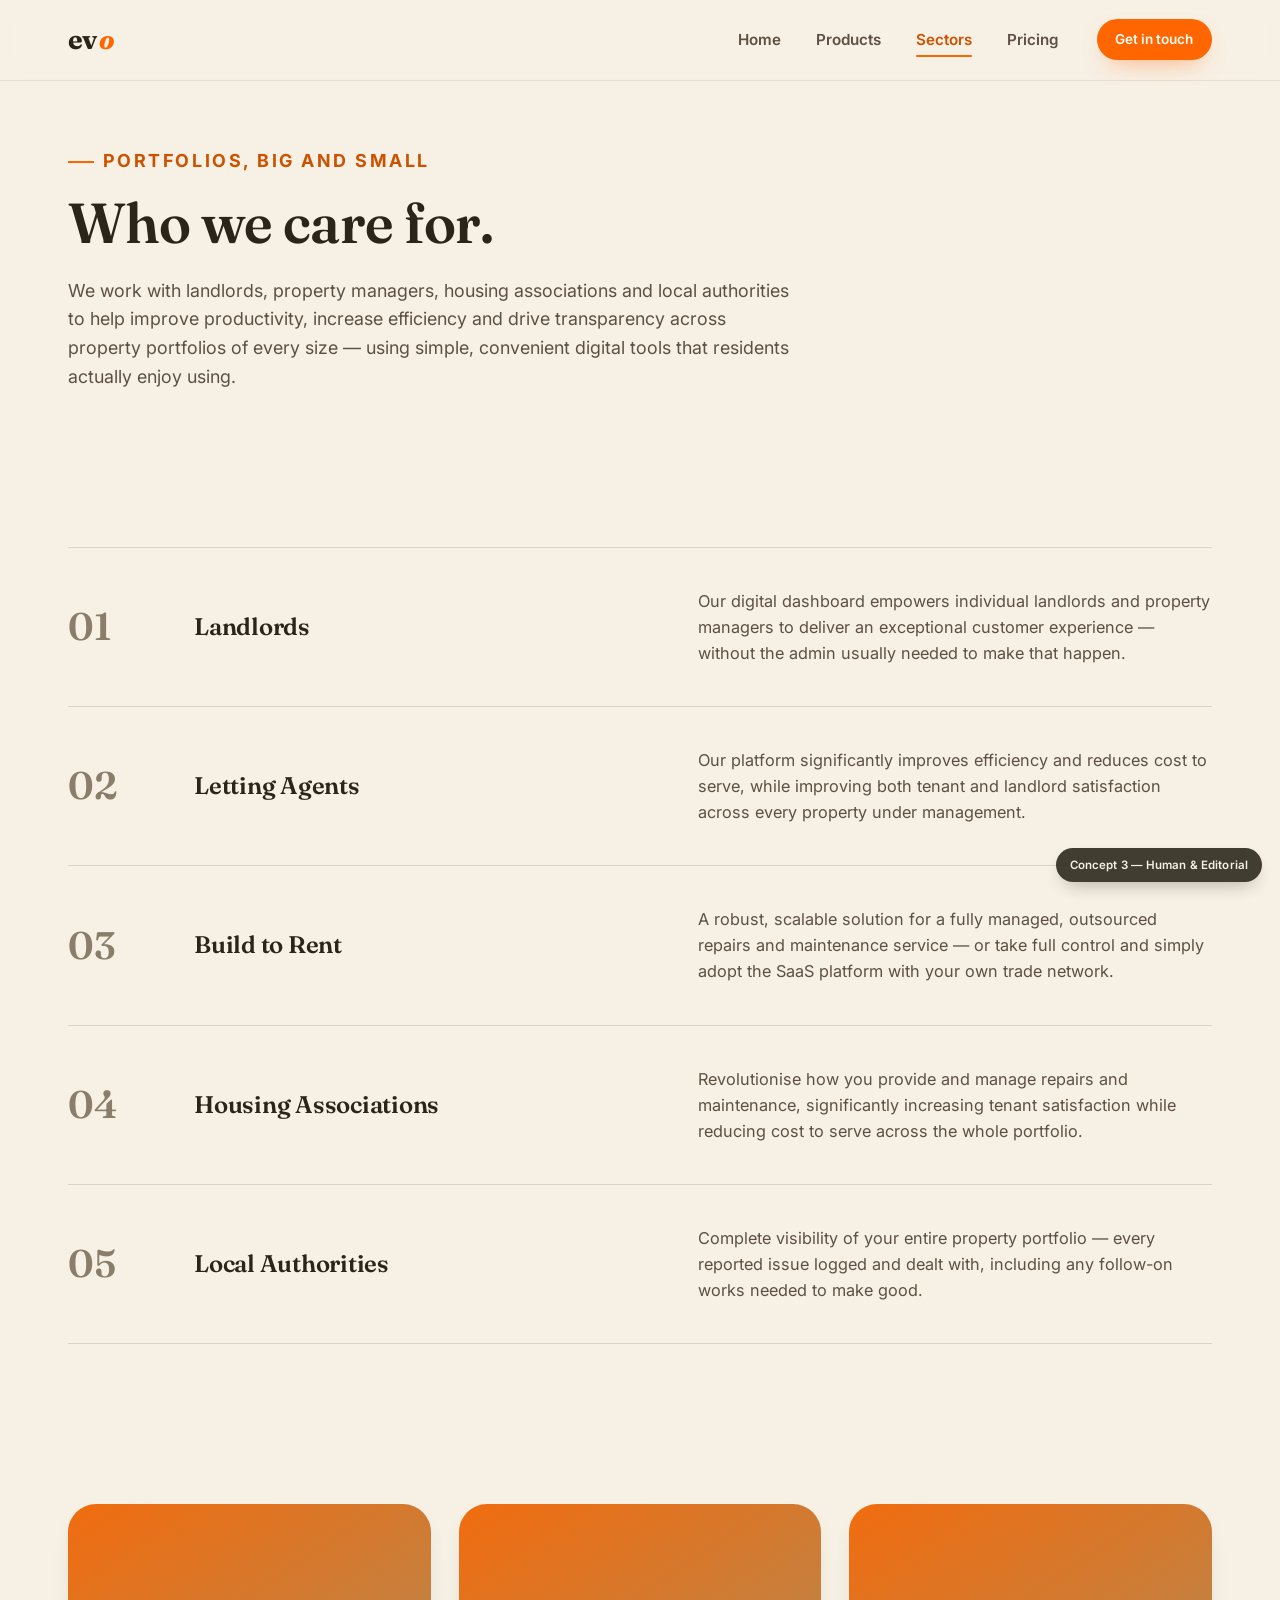
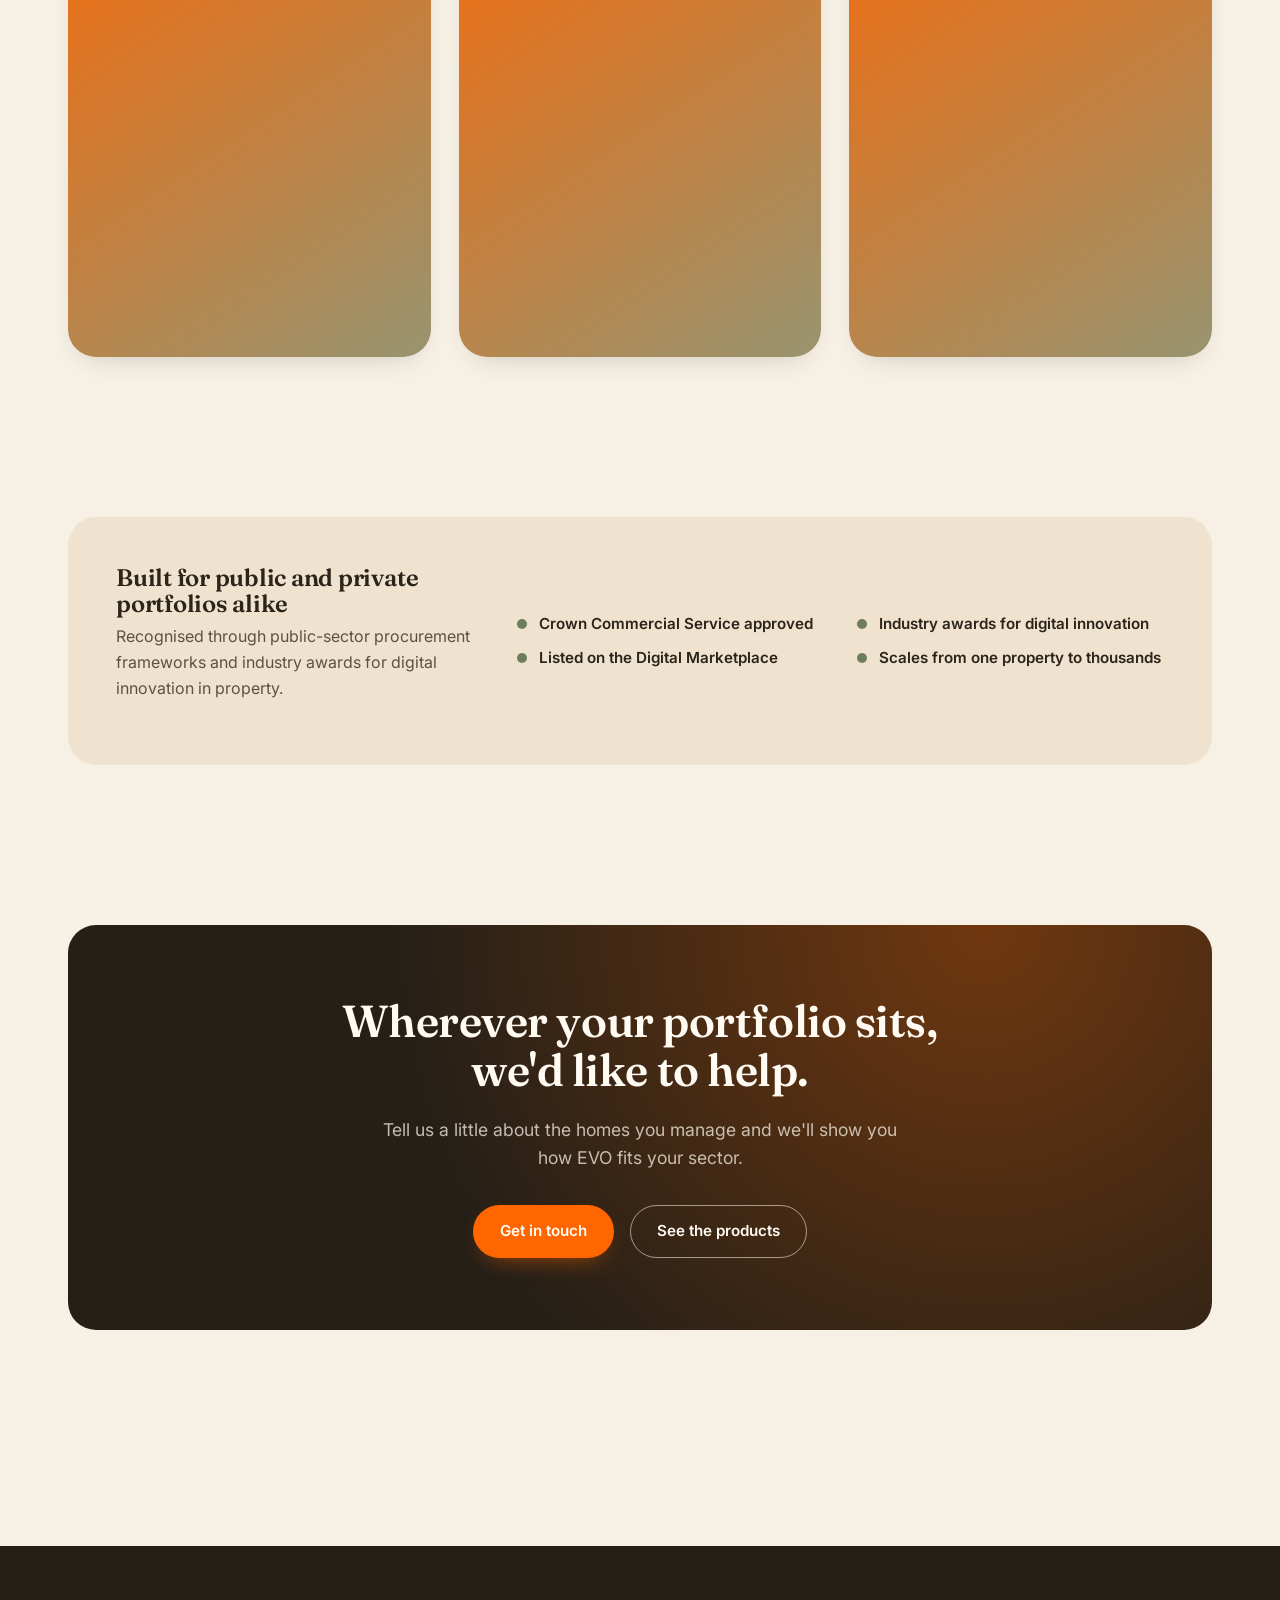
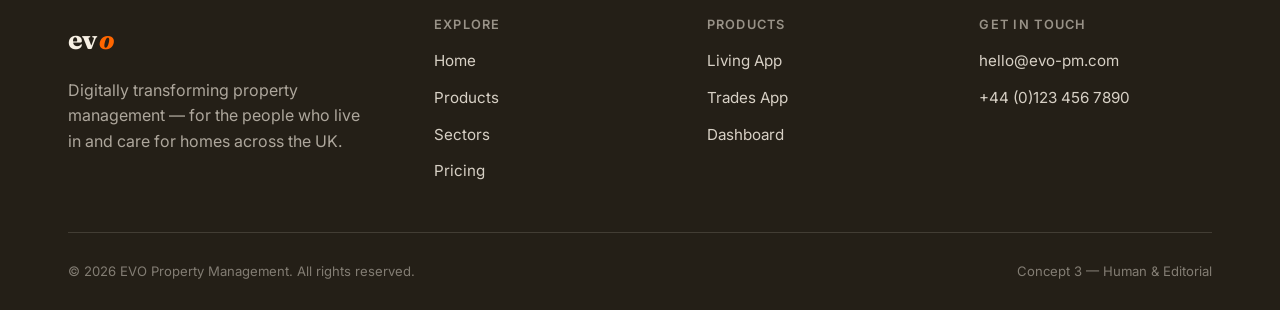
<file: sectors.html>
<!doctype html>
<html lang="en-GB">
<head>
  <meta charset="UTF-8" />
  <meta name="viewport" content="width=device-width, initial-scale=1.0" />
  <title>Sectors — EVO | Who We Work With</title>
  <meta name="description" content="EVO works with landlords, letting agents, build to rent operators, housing associations and local authorities to improve productivity and resident satisfaction." />
  <link rel="preconnect" href="https://fonts.googleapis.com">
  <link rel="preconnect" href="https://fonts.gstatic.com" crossorigin>
  <link href="https://fonts.googleapis.com/css2?family=Fraunces:ital,opsz,wght@0,9..144,400;0,9..144,500;0,9..144,600;0,9..144,700;1,9..144,500;1,9..144,600&family=Inter:wght@400;500;600;700;800&display=swap" rel="stylesheet">
  <link rel="stylesheet" href="styles.css" />
</head>
<body>

  <header class="site-header">
    <div class="header-inner">
      <a href="index.html" class="logotype" aria-label="EVO home">ev<span>o</span></a>
      <nav class="main-nav" aria-label="Primary">
        <ul class="nav-links">
          <li><a href="index.html">Home</a></li>
          <li><a href="products.html">Products</a></li>
          <li><a href="sectors.html" class="active">Sectors</a></li>
          <li><a href="pricing.html">Pricing</a></li>
        </ul>
        <div class="nav-cta">
          <a href="mailto:hello@evo-pm.com" class="btn btn-primary btn-sm">Get in touch</a>
          <button class="nav-toggle" aria-label="Toggle navigation menu" aria-expanded="false">
            <span></span><span></span><span></span>
          </button>
        </div>
      </nav>
    </div>
  </header>

  <main>

    <!-- HERO -->
    <section class="hero" style="padding-bottom: 40px;">
      <div class="container">
        <div class="section-header reveal">
          <p class="eyebrow">Portfolios, big and small</p>
          <h1 style="font-size: clamp(2.2rem, 4.4vw, 3.6rem);">Who we care for.</h1>
          <p class="hero-lede" style="max-width: 66ch;">We work with landlords, property managers, housing associations and local authorities to help improve productivity, increase efficiency and drive transparency across property portfolios of every size — using simple, convenient digital tools that residents actually enjoy using.</p>
        </div>
      </div>
    </section>

    <!-- SECTOR ROWS -->
    <section class="section-tight">
      <div class="container">
        <div class="sector-list">

          <div class="sector-row reveal">
            <span class="sector-index">01</span>
            <h3>Landlords</h3>
            <div class="sector-copy">
              <p>Our digital dashboard empowers individual landlords and property managers to deliver an exceptional customer experience — without the admin usually needed to make that happen.</p>
            </div>
          </div>

          <div class="sector-row reveal">
            <span class="sector-index">02</span>
            <h3>Letting Agents</h3>
            <div class="sector-copy">
              <p>Our platform significantly improves efficiency and reduces cost to serve, while improving both tenant and landlord satisfaction across every property under management.</p>
            </div>
          </div>

          <div class="sector-row reveal">
            <span class="sector-index">03</span>
            <h3>Build to Rent</h3>
            <div class="sector-copy">
              <p>A robust, scalable solution for a fully managed, outsourced repairs and maintenance service — or take full control and simply adopt the SaaS platform with your own trade network.</p>
            </div>
          </div>

          <div class="sector-row reveal">
            <span class="sector-index">04</span>
            <h3>Housing Associations</h3>
            <div class="sector-copy">
              <p>Revolutionise how you provide and manage repairs and maintenance, significantly increasing tenant satisfaction while reducing cost to serve across the whole portfolio.</p>
            </div>
          </div>

          <div class="sector-row reveal">
            <span class="sector-index">05</span>
            <h3>Local Authorities</h3>
            <div class="sector-copy">
              <p>Complete visibility of your entire property portfolio — every reported issue logged and dealt with, including any follow-on works needed to make good.</p>
            </div>
          </div>

        </div>
      </div>
    </section>

    <!-- PHOTO ESSAY STRIP -->
    <section class="section">
      <div class="container">
        <div class="trio reveal">
          <div class="photo-block" style="aspect-ratio: 4/5;">
            <img src="https://images.unsplash.com/photo-1449844908441-8829872d2607?auto=format&fit=crop&w=800&q=80" alt="Exterior of a terraced UK home with a well-kept front garden" onerror="this.onerror=null;this.src='data:image/svg+xml,%3Csvg%20xmlns%3D%27http%3A%2F%2Fwww.w3.org%2F2000%2Fsvg%27%20width%3D%271200%27%20height%3D%27800%27%3E%3Cdefs%3E%3ClinearGradient%20id%3D%27g%27%20x1%3D%270%27%20y1%3D%270%27%20x2%3D%271%27%20y2%3D%271%27%3E%3Cstop%20offset%3D%270%25%27%20stop-color%3D%27%23FF6600%27%2F%3E%3Cstop%20offset%3D%27100%25%27%20stop-color%3D%27%238A9A7E%27%2F%3E%3C%2FlinearGradient%3E%3C%2Fdefs%3E%3Crect%20width%3D%271200%27%20height%3D%27800%27%20fill%3D%27url%28%23g%29%27%2F%3E%3C%2Fsvg%3E';this.style.objectFit='cover';" />
          </div>
          <div class="photo-block" style="aspect-ratio: 4/5;">
            <img src="https://images.unsplash.com/photo-1556909212-d5b604d0c90d?auto=format&fit=crop&w=800&q=80" alt="A cosy, well-lit living room interior" onerror="this.onerror=null;this.src='data:image/svg+xml,%3Csvg%20xmlns%3D%27http%3A%2F%2Fwww.w3.org%2F2000%2Fsvg%27%20width%3D%271200%27%20height%3D%27800%27%3E%3Cdefs%3E%3ClinearGradient%20id%3D%27g%27%20x1%3D%270%27%20y1%3D%270%27%20x2%3D%271%27%20y2%3D%271%27%3E%3Cstop%20offset%3D%270%25%27%20stop-color%3D%27%23FF6600%27%2F%3E%3Cstop%20offset%3D%27100%25%27%20stop-color%3D%27%238A9A7E%27%2F%3E%3C%2FlinearGradient%3E%3C%2Fdefs%3E%3Crect%20width%3D%271200%27%20height%3D%27800%27%20fill%3D%27url%28%23g%29%27%2F%3E%3C%2Fsvg%3E';this.style.objectFit='cover';" />
          </div>
          <div class="photo-block" style="aspect-ratio: 4/5;">
            <img src="https://images.unsplash.com/photo-1484154218962-a197022b5858?auto=format&fit=crop&w=800&q=80" alt="Close-up of a hand holding keys at a front door" onerror="this.onerror=null;this.src='data:image/svg+xml,%3Csvg%20xmlns%3D%27http%3A%2F%2Fwww.w3.org%2F2000%2Fsvg%27%20width%3D%271200%27%20height%3D%27800%27%3E%3Cdefs%3E%3ClinearGradient%20id%3D%27g%27%20x1%3D%270%27%20y1%3D%270%27%20x2%3D%271%27%20y2%3D%271%27%3E%3Cstop%20offset%3D%270%25%27%20stop-color%3D%27%23FF6600%27%2F%3E%3Cstop%20offset%3D%27100%25%27%20stop-color%3D%27%238A9A7E%27%2F%3E%3C%2FlinearGradient%3E%3C%2Fdefs%3E%3Crect%20width%3D%271200%27%20height%3D%27800%27%20fill%3D%27url%28%23g%29%27%2F%3E%3C%2Fsvg%3E';this.style.objectFit='cover';" />
          </div>
        </div>
      </div>
    </section>

    <!-- TRUST -->
    <section class="section-tight">
      <div class="container">
        <div class="trust-strip reveal">
          <div class="trust-copy">
            <h3>Built for public and private portfolios alike</h3>
            <p>Recognised through public-sector procurement frameworks and industry awards for digital innovation in property.</p>
          </div>
          <div class="trust-badges">
            <div class="trust-badge"><span class="dot"></span> Crown Commercial Service approved</div>
            <div class="trust-badge"><span class="dot"></span> Listed on the Digital Marketplace</div>
          </div>
          <div class="trust-badges">
            <div class="trust-badge"><span class="dot"></span> Industry awards for digital innovation</div>
            <div class="trust-badge"><span class="dot"></span> Scales from one property to thousands</div>
          </div>
        </div>
      </div>
    </section>

    <!-- CTA -->
    <section class="section">
      <div class="container">
        <div class="cta-band reveal">
          <h2>Wherever your portfolio sits, we'd like to help.</h2>
          <p>Tell us a little about the homes you manage and we'll show you how EVO fits your sector.</p>
          <div class="cta-actions">
            <a href="mailto:hello@evo-pm.com" class="btn btn-primary">Get in touch</a>
            <a href="products.html" class="btn btn-outline-light">See the products</a>
          </div>
        </div>
      </div>
    </section>

  </main>

  <footer class="site-footer">
    <div class="container">
      <div class="footer-top">
        <div class="footer-brand">
          <a href="index.html" class="logotype">ev<span>o</span></a>
          <p>Digitally transforming property management — for the people who live in and care for homes across the UK.</p>
        </div>
        <div class="footer-col">
          <h4>Explore</h4>
          <ul>
            <li><a href="index.html">Home</a></li>
            <li><a href="products.html">Products</a></li>
            <li><a href="sectors.html">Sectors</a></li>
            <li><a href="pricing.html">Pricing</a></li>
          </ul>
        </div>
        <div class="footer-col">
          <h4>Products</h4>
          <ul>
            <li><a href="products.html#living">Living App</a></li>
            <li><a href="products.html#trades">Trades App</a></li>
            <li><a href="products.html#dashboard">Dashboard</a></li>
          </ul>
        </div>
        <div class="footer-col">
          <h4>Get in touch</h4>
          <ul>
            <li><a href="mailto:hello@evo-pm.com">hello@evo-pm.com</a></li>
            <li><a href="tel:+441234567890">+44 (0)123 456 7890</a></li>
          </ul>
        </div>
      </div>
      <div class="footer-bottom">
        <span>© 2026 EVO Property Management. All rights reserved.</span>
        <span>Concept 3 — Human &amp; Editorial</span>
      </div>
    </div>
  </footer>

  <div class="concept-badge">Concept 3 — Human &amp; Editorial</div>

  <script src="script.js"></script>
</body>
</html>
</file>
<file: styles.css>
/* ==========================================================================
   EVO — Concept 3: Human & Editorial
   ========================================================================== */

:root {
  --cream: #f7f0e4;
  --cream-deep: #efe3d0;
  --paper: #fffbf3;
  --ink: #2a2419;
  --ink-soft: #5c5142;
  --ink-faint: #8a7d6a;
  --line: rgba(42, 36, 25, 0.14);
  --line-soft: rgba(42, 36, 25, 0.08);
  --terracotta: #ff6600;      /* brand orange */
  --terracotta-dark: #cc5200;
  --terracotta-tint: #ffe8d6;
  --sage: #6f7d5b;
  --sage-dark: #545f42;
  --sage-tint: #dfe4d2;
  --ink-dark-bg: #241f17;
  --shadow-soft: 0 20px 45px -25px rgba(42, 36, 25, 0.35);
  --shadow-card: 0 12px 30px -18px rgba(42, 36, 25, 0.3);
  --radius-lg: 28px;
  --radius-md: 18px;
  --radius-sm: 10px;
  --font-display: "Fraunces", "Iowan Old Style", Georgia, serif;
  --font-body: "Inter", -apple-system, BlinkMacSystemFont, "Segoe UI", sans-serif;
}

* { box-sizing: border-box; }
html { scroll-behavior: smooth; }

body {
  margin: 0;
  background: var(--cream);
  color: var(--ink);
  font-family: var(--font-body);
  font-size: 16px;
  line-height: 1.6;
  -webkit-font-smoothing: antialiased;
}

img { max-width: 100%; display: block; }

a { color: inherit; text-decoration: none; }

h1, h2, h3, h4 {
  font-family: var(--font-display);
  font-weight: 600;
  line-height: 1.08;
  margin: 0 0 0.5em;
  letter-spacing: -0.01em;
  color: var(--ink);
}

p { margin: 0 0 1em; color: var(--ink-soft); }

.eyebrow {
  display: inline-flex;
  align-items: center;
  gap: 0.5em;
  font-family: var(--font-body);
  font-size: 0.78rem;
  font-weight: 700;
  text-transform: uppercase;
  letter-spacing: 0.14em;
  color: var(--terracotta-dark);
  margin-bottom: 1.1rem;
}
.eyebrow::before {
  content: "";
  width: 26px;
  height: 2px;
  background: var(--terracotta);
  display: inline-block;
}

.container {
  width: 100%;
  max-width: 1200px;
  margin: 0 auto;
  padding: 0 28px;
}

section { position: relative; }

/* Focus states */
a:focus-visible, button:focus-visible, input:focus-visible, textarea:focus-visible {
  outline: 3px solid var(--terracotta);
  outline-offset: 3px;
}

/* ---------------------------------- Buttons ---------------------------------- */
.btn {
  display: inline-flex;
  align-items: center;
  justify-content: center;
  gap: 0.5em;
  padding: 0.9em 1.7em;
  border-radius: 100px;
  font-family: var(--font-body);
  font-weight: 600;
  font-size: 0.95rem;
  border: 1px solid transparent;
  cursor: pointer;
  transition: transform 0.2s ease, background 0.2s ease, color 0.2s ease, box-shadow 0.2s ease;
  white-space: nowrap;
}
.btn-primary {
  background: var(--terracotta);
  color: var(--paper);
  box-shadow: 0 10px 24px -12px rgba(255, 102, 0, 0.65);
}
.btn-primary:hover { background: var(--terracotta-dark); transform: translateY(-2px); }

.btn-dark {
  background: var(--ink);
  color: var(--cream);
}
.btn-dark:hover { background: var(--ink-dark-bg); transform: translateY(-2px); }

.btn-outline {
  background: transparent;
  border-color: var(--ink);
  color: var(--ink);
}
.btn-outline:hover { background: var(--ink); color: var(--cream); }

.btn-outline-light {
  background: transparent;
  border-color: rgba(255, 251, 243, 0.55);
  color: var(--paper);
}
.btn-outline-light:hover { background: rgba(255, 251, 243, 0.14); }

.btn-sm { padding: 0.65em 1.3em; font-size: 0.85rem; }

/* ---------------------------------- Header ---------------------------------- */
.site-header {
  position: sticky;
  top: 0;
  z-index: 100;
  background: rgba(247, 240, 228, 0.88);
  backdrop-filter: blur(10px);
  -webkit-backdrop-filter: blur(10px);
  border-bottom: 1px solid var(--line-soft);
}

.header-inner {
  display: flex;
  align-items: center;
  justify-content: space-between;
  padding: 18px 28px;
  max-width: 1200px;
  margin: 0 auto;
}

.logotype {
  font-family: var(--font-display);
  font-weight: 700;
  font-size: 1.7rem;
  letter-spacing: -0.02em;
  color: var(--ink);
  display: flex;
  align-items: baseline;
  gap: 2px;
}
.logotype span { color: var(--terracotta); font-style: italic; }

.main-nav {
  display: flex;
  align-items: center;
  gap: 2.4rem;
}

.nav-links {
  display: flex;
  gap: 2.2rem;
  list-style: none;
  margin: 0;
  padding: 0;
}

.nav-links a {
  font-size: 0.95rem;
  font-weight: 600;
  color: var(--ink-soft);
  position: relative;
  padding: 6px 0;
  transition: color 0.2s ease;
}
.nav-links a:hover, .nav-links a.active { color: var(--terracotta-dark); }
.nav-links a.active::after {
  content: "";
  position: absolute;
  left: 0; right: 0; bottom: -2px;
  height: 2px;
  background: var(--terracotta);
  border-radius: 2px;
}

.nav-cta { display: flex; align-items: center; gap: 1rem; }

.nav-toggle {
  display: none;
  background: none;
  border: none;
  cursor: pointer;
  padding: 8px;
  flex-direction: column;
  gap: 5px;
}
.nav-toggle span {
  display: block;
  width: 24px;
  height: 2px;
  background: var(--ink);
  border-radius: 2px;
  transition: transform 0.25s ease, opacity 0.25s ease;
}
.nav-toggle[aria-expanded="true"] span:nth-child(1) { transform: translateY(7px) rotate(45deg); }
.nav-toggle[aria-expanded="true"] span:nth-child(2) { opacity: 0; }
.nav-toggle[aria-expanded="true"] span:nth-child(3) { transform: translateY(-7px) rotate(-45deg); }

/* ---------------------------------- Footer ---------------------------------- */
.site-footer {
  background: var(--ink-dark-bg);
  color: var(--cream-deep);
  padding: 72px 0 28px;
  margin-top: 120px;
}
.footer-top {
  display: grid;
  grid-template-columns: 1.4fr 1fr 1fr 1fr;
  gap: 40px;
  padding-bottom: 48px;
  border-bottom: 1px solid rgba(247, 240, 228, 0.14);
}
.footer-brand .logotype { color: var(--cream); }
.footer-brand p { color: rgba(247, 240, 228, 0.65); max-width: 30ch; margin-top: 1rem; }
.footer-col h4 {
  font-family: var(--font-body);
  font-size: 0.8rem;
  text-transform: uppercase;
  letter-spacing: 0.1em;
  color: rgba(247, 240, 228, 0.55);
  margin-bottom: 1rem;
}
.footer-col ul { list-style: none; margin: 0; padding: 0; display: flex; flex-direction: column; gap: 0.7rem; }
.footer-col a { color: rgba(247, 240, 228, 0.85); font-size: 0.95rem; transition: color 0.2s ease; }
.footer-col a:hover { color: var(--terracotta); }
.footer-bottom {
  display: flex;
  justify-content: space-between;
  align-items: center;
  padding-top: 28px;
  font-size: 0.82rem;
  color: rgba(247, 240, 228, 0.45);
  flex-wrap: wrap;
  gap: 10px;
}

/* ---------------------------------- Hero ---------------------------------- */
.hero {
  padding: 64px 0 100px;
}
.hero-grid {
  display: grid;
  grid-template-columns: 1.05fr 0.95fr;
  gap: 56px;
  align-items: center;
}
.hero h1 {
  font-size: clamp(2.4rem, 4.6vw, 4rem);
  margin-bottom: 0.4em;
}
.hero h1 em {
  font-style: italic;
  color: var(--terracotta);
}
.hero-lede {
  font-size: 1.2rem;
  color: var(--ink-soft);
  max-width: 46ch;
  margin-bottom: 1.8rem;
}
.hero-actions { display: flex; gap: 1rem; flex-wrap: wrap; }

.hero-media {
  position: relative;
  border-radius: var(--radius-lg);
  overflow: hidden;
  box-shadow: var(--shadow-soft);
  aspect-ratio: 4 / 5;
}
.hero-media img { width: 100%; height: 100%; object-fit: cover; }
.hero-media .media-caption {
  position: absolute;
  left: 20px;
  bottom: 20px;
  right: 20px;
  background: rgba(42, 36, 25, 0.55);
  backdrop-filter: blur(6px);
  color: var(--paper);
  padding: 14px 18px;
  border-radius: var(--radius-sm);
  font-size: 0.85rem;
  font-weight: 500;
}
.hero-accent-card {
  position: absolute;
  top: -28px;
  right: -28px;
  background: var(--paper);
  border-radius: var(--radius-md);
  box-shadow: var(--shadow-card);
  padding: 18px 22px;
  max-width: 210px;
}
.hero-accent-card .num {
  font-family: var(--font-display);
  font-size: 2.2rem;
  font-weight: 700;
  color: var(--terracotta);
  line-height: 1;
}
.hero-accent-card p { font-size: 0.82rem; margin: 6px 0 0; color: var(--ink-soft); }

/* generic media block for interior pages */
.photo-block {
  position: relative;
  border-radius: var(--radius-lg);
  overflow: hidden;
  box-shadow: var(--shadow-card);
}
.photo-block img { width: 100%; height: 100%; object-fit: cover; display: block; }

.texture-block {
  border-radius: var(--radius-lg);
  box-shadow: var(--shadow-card);
  position: relative;
  overflow: hidden;
  min-height: 260px;
}
.texture-block::after {
  content: "";
  position: absolute;
  inset: 0;
  background-image: radial-gradient(circle at 20% 20%, rgba(255,255,255,0.25), transparent 55%);
}
.texture-sage { background: linear-gradient(150deg, var(--sage) 0%, #4d5940 100%); }
.texture-terracotta { background: linear-gradient(150deg, var(--terracotta) 0%, #992e00 100%); }
.texture-cream { background: linear-gradient(150deg, var(--cream-deep) 0%, #d9c9a8 100%); }

/* ---------------------------------- Intro / lead sections ---------------------------------- */
.section { padding: 96px 0; }
.section-tight { padding: 64px 0; }
.section-header { max-width: 760px; margin-bottom: 3.2rem; }
.section-header h2 { font-size: clamp(1.9rem, 3.4vw, 2.8rem); }
.section-header p { font-size: 1.12rem; }
.center { text-align: center; margin-left: auto; margin-right: auto; }

.lede-block {
  display: grid;
  grid-template-columns: 0.7fr 1fr;
  gap: 60px;
  align-items: start;
}
.lede-block h2 { font-size: clamp(2rem, 3.6vw, 2.9rem); }
.lede-block .lede-copy p { font-size: 1.08rem; }

/* ---------------------------------- Product / audience cards ---------------------------------- */
.trio {
  display: grid;
  grid-template-columns: repeat(3, 1fr);
  gap: 28px;
}
.trio-card {
  background: var(--paper);
  border-radius: var(--radius-lg);
  overflow: hidden;
  box-shadow: var(--shadow-card);
  display: flex;
  flex-direction: column;
  transition: transform 0.25s ease, box-shadow 0.25s ease;
}
.trio-card:hover { transform: translateY(-6px); }
.trio-card .card-media { height: 190px; overflow: hidden; }
.trio-card .card-media img { width: 100%; height: 100%; object-fit: cover; }
.trio-card .card-body { padding: 28px 26px 30px; flex: 1; display: flex; flex-direction: column; }
.trio-card .tag {
  display: inline-block;
  font-size: 0.72rem;
  font-weight: 700;
  text-transform: uppercase;
  letter-spacing: 0.08em;
  color: var(--terracotta-dark);
  background: var(--terracotta-tint);
  padding: 4px 10px;
  border-radius: 100px;
  margin-bottom: 12px;
  width: fit-content;
}
.trio-card h3 { font-size: 1.4rem; margin-bottom: 0.4em; }
.trio-card p { flex: 1; }
.trio-card .card-link {
  font-weight: 700;
  color: var(--ink);
  display: inline-flex;
  align-items: center;
  gap: 6px;
  margin-top: 10px;
}
.trio-card .card-link svg { transition: transform 0.2s ease; }
.trio-card:hover .card-link svg { transform: translateX(4px); }

/* ---------------------------------- How it works / story steps ---------------------------------- */
.story-steps {
  display: grid;
  grid-template-columns: repeat(4, 1fr);
  gap: 26px;
  counter-reset: step;
}
.story-step {
  position: relative;
  padding-top: 20px;
  border-top: 2px solid var(--line);
}
.story-step .step-num {
  font-family: var(--font-display);
  font-size: 2.6rem;
  color: var(--terracotta);
  line-height: 1;
  display: block;
  margin-bottom: 14px;
  font-weight: 600;
}
.story-step h3 { font-size: 1.15rem; margin-bottom: 0.4em; }
.story-step p { font-size: 0.96rem; }

.pull-quote {
  margin: 88px 0;
  padding: 56px 0;
  border-top: 1px solid var(--line);
  border-bottom: 1px solid var(--line);
  display: grid;
  grid-template-columns: 1fr auto;
  gap: 40px;
  align-items: center;
}
.pull-quote blockquote {
  font-family: var(--font-display);
  font-size: clamp(1.5rem, 2.6vw, 2.2rem);
  font-weight: 500;
  font-style: italic;
  color: var(--ink);
  margin: 0;
  line-height: 1.35;
}
.pull-quote cite {
  display: block;
  font-style: normal;
  font-family: var(--font-body);
  font-size: 0.9rem;
  color: var(--ink-faint);
  margin-top: 16px;
}
.pull-quote .stat {
  text-align: center;
  min-width: 180px;
}
.pull-quote .stat .num {
  font-family: var(--font-display);
  font-size: 4.2rem;
  font-weight: 700;
  color: var(--terracotta);
  line-height: 1;
}
.pull-quote .stat p { margin-top: 8px; font-size: 0.9rem; color: var(--ink-soft); }

/* ---------------------------------- Sectors ---------------------------------- */
.sector-list {
  display: flex;
  flex-direction: column;
  gap: 0;
}
.sector-row {
  display: grid;
  grid-template-columns: 90px 1fr 1.1fr;
  gap: 36px;
  align-items: center;
  padding: 40px 0;
  border-bottom: 1px solid var(--line);
}
.sector-row:first-child { border-top: 1px solid var(--line); }
.sector-index {
  font-family: var(--font-display);
  font-size: 2.4rem;
  color: var(--ink-faint);
  font-weight: 600;
}
.sector-row h3 { font-size: 1.5rem; margin-bottom: 0; }
.sector-row .sector-copy p { margin-bottom: 0; font-size: 1.02rem; }
.sector-tile {
  border-radius: var(--radius-md);
  height: 100%;
  min-height: 90px;
}

.sector-grid-cards {
  display: grid;
  grid-template-columns: repeat(3, 1fr);
  gap: 24px;
  margin-top: 20px;
}
.sector-mini-card {
  background: var(--paper);
  border: 1px solid var(--line);
  border-radius: var(--radius-md);
  padding: 26px;
  transition: transform 0.2s ease, border-color 0.2s ease;
}
.sector-mini-card:hover { transform: translateY(-4px); border-color: var(--terracotta); }
.sector-mini-card h4 { font-size: 1.05rem; margin-bottom: 0.4em; }
.sector-mini-card p { font-size: 0.92rem; margin-bottom: 0; }

/* ---------------------------------- Trust / credentials ---------------------------------- */
.trust-strip {
  background: var(--cream-deep);
  border-radius: var(--radius-lg);
  padding: 48px;
  display: grid;
  grid-template-columns: 1.2fr 1fr 1fr;
  gap: 32px;
  align-items: center;
}
.trust-strip .trust-copy h3 { font-size: 1.5rem; margin-bottom: 0.3em; }
.trust-badges { display: flex; flex-direction: column; gap: 10px; }
.trust-badge {
  display: flex;
  align-items: center;
  gap: 12px;
  font-weight: 600;
  font-size: 0.95rem;
  color: var(--ink);
}
.trust-badge .dot {
  width: 10px; height: 10px; border-radius: 50%;
  background: var(--sage);
  flex-shrink: 0;
}

/* ---------------------------------- CTA band ---------------------------------- */
.cta-band {
  background: var(--ink-dark-bg);
  color: var(--cream);
  border-radius: var(--radius-lg);
  padding: 72px 56px;
  text-align: center;
  position: relative;
  overflow: hidden;
}
.cta-band::before {
  content: "";
  position: absolute;
  inset: 0;
  background: radial-gradient(circle at 80% 0%, rgba(255, 102, 0, 0.35), transparent 60%);
}
.cta-band > * { position: relative; }
.cta-band h2 { color: var(--paper); font-size: clamp(1.9rem, 3.6vw, 2.8rem); max-width: 20ch; margin: 0 auto 0.5em; }
.cta-band p { color: rgba(247, 240, 228, 0.75); font-size: 1.1rem; max-width: 50ch; margin: 0 auto 2rem; }
.cta-actions { display: flex; gap: 1rem; justify-content: center; flex-wrap: wrap; }

/* ---------------------------------- Products page detail sections ---------------------------------- */
.product-detail {
  display: grid;
  grid-template-columns: 1fr 1fr;
  gap: 64px;
  align-items: center;
  padding: 80px 0;
  border-bottom: 1px solid var(--line);
}
.product-detail:last-of-type { border-bottom: none; }
.product-detail.reverse .product-media { order: 2; }
.product-detail.reverse .product-copy { order: 1; }
.product-media { border-radius: var(--radius-lg); overflow: hidden; box-shadow: var(--shadow-card); aspect-ratio: 5/4; }
.product-media img { width: 100%; height: 100%; object-fit: cover; }
.product-copy h2 { font-size: clamp(1.8rem, 3vw, 2.5rem); }
.product-copy .lede { font-size: 1.12rem; color: var(--ink-soft); margin-bottom: 1.6rem; }
.feature-tags { display: flex; flex-wrap: wrap; gap: 10px; margin-top: 1.6rem; list-style: none; padding: 0; }
.feature-tags li {
  background: var(--paper);
  border: 1px solid var(--line);
  padding: 9px 16px;
  border-radius: 100px;
  font-size: 0.88rem;
  font-weight: 600;
  color: var(--ink);
  display: flex;
  align-items: center;
  gap: 8px;
}
.feature-tags li::before {
  content: "";
  width: 6px; height: 6px; border-radius: 50%;
  background: var(--terracotta);
  display: inline-block;
}

/* ---------------------------------- Pricing ---------------------------------- */
.pricing-toggle {
  display: inline-flex;
  align-items: center;
  gap: 14px;
  background: var(--paper);
  border: 1px solid var(--line);
  padding: 8px;
  border-radius: 100px;
  margin: 0 auto 3rem;
}
.pricing-toggle button {
  border: none;
  background: transparent;
  padding: 10px 22px;
  border-radius: 100px;
  font-weight: 700;
  font-size: 0.92rem;
  cursor: pointer;
  color: var(--ink-soft);
  font-family: var(--font-body);
  transition: background 0.2s ease, color 0.2s ease;
}
.pricing-toggle button.active { background: var(--ink); color: var(--cream); }
.pricing-toggle .save-tag {
  font-size: 0.72rem;
  background: var(--sage-tint);
  color: var(--sage-dark);
  padding: 2px 8px;
  border-radius: 100px;
  margin-left: 6px;
  font-weight: 700;
}

.pricing-grid {
  display: grid;
  grid-template-columns: repeat(3, 1fr);
  gap: 26px;
}
.price-card {
  background: var(--paper);
  border: 1px solid var(--line);
  border-radius: var(--radius-lg);
  padding: 40px 32px;
  display: flex;
  flex-direction: column;
  position: relative;
}
.price-card.featured {
  border-color: var(--terracotta);
  box-shadow: var(--shadow-soft);
  transform: translateY(-8px);
}
.price-card .featured-flag {
  position: absolute;
  top: -14px;
  left: 32px;
  background: var(--terracotta);
  color: var(--paper);
  font-size: 0.72rem;
  font-weight: 700;
  text-transform: uppercase;
  letter-spacing: 0.06em;
  padding: 6px 14px;
  border-radius: 100px;
}
.price-card .tier-name {
  font-family: var(--font-display);
  font-size: 1.6rem;
  margin-bottom: 0.2em;
}
.price-card .tier-term { font-size: 0.85rem; color: var(--ink-faint); margin-bottom: 1.4rem; }
.price-card .price {
  display: flex;
  align-items: baseline;
  gap: 6px;
  margin-bottom: 0.2rem;
}
.price-card .price .amount {
  font-family: var(--font-display);
  font-size: 2.6rem;
  font-weight: 700;
}
.price-card .price .period { font-size: 0.95rem; color: var(--ink-faint); }
.price-card .price-annual-note { font-size: 0.85rem; color: var(--sage-dark); margin-bottom: 1.6rem; font-weight: 600; }
.price-card ul.plan-features {
  list-style: none;
  padding: 0;
  margin: 0 0 2rem;
  display: flex;
  flex-direction: column;
  gap: 12px;
  flex: 1;
}
.price-card ul.plan-features li {
  font-size: 0.94rem;
  color: var(--ink);
  display: flex;
  gap: 10px;
  align-items: flex-start;
}
.price-card ul.plan-features li svg { flex-shrink: 0; margin-top: 3px; color: var(--sage); }
.price-card ul.plan-features li.included-from {
  font-weight: 700;
  color: var(--ink-soft);
  font-size: 0.85rem;
  text-transform: uppercase;
  letter-spacing: 0.04em;
}

.addons {
  margin-top: 60px;
  background: var(--cream-deep);
  border-radius: var(--radius-lg);
  padding: 48px;
}
.addons-grid {
  display: grid;
  grid-template-columns: repeat(3, 1fr);
  gap: 24px;
  margin-top: 24px;
}
.addon-card {
  background: var(--paper);
  border-radius: var(--radius-md);
  padding: 24px;
}
.addon-card h4 { font-size: 1.1rem; margin-bottom: 0.3em; }
.addon-card .addon-price { font-family: var(--font-display); font-size: 1.4rem; color: var(--terracotta-dark); font-weight: 700; }

.pricing-footnote { font-size: 0.85rem; color: var(--ink-faint); margin-top: 32px; }

/* ---------------------------------- Concept badge ---------------------------------- */
.concept-badge {
  position: fixed;
  right: 18px;
  bottom: 18px;
  z-index: 999;
  background: var(--ink);
  color: var(--cream);
  font-size: 0.72rem;
  font-weight: 600;
  padding: 8px 14px;
  border-radius: 100px;
  box-shadow: 0 8px 20px -8px rgba(0,0,0,0.4);
  opacity: 0.88;
  letter-spacing: 0.01em;
  pointer-events: none;
}

/* ---------------------------------- Reveal animation ---------------------------------- */
.reveal {
  opacity: 0;
  transform: translateY(18px);
  transition: opacity 0.7s ease, transform 0.7s ease;
}
.reveal.is-visible { opacity: 1; transform: translateY(0); }

/* ---------------------------------- Responsive ---------------------------------- */
@media (max-width: 980px) {
  .hero-grid { grid-template-columns: 1fr; }
  .hero-media { order: -1; max-width: 480px; margin: 0 auto; }
  .lede-block { grid-template-columns: 1fr; }
  .trio { grid-template-columns: 1fr 1fr; }
  .story-steps { grid-template-columns: 1fr 1fr; }
  .product-detail { grid-template-columns: 1fr; gap: 32px; }
  .product-detail.reverse .product-media,
  .product-detail.reverse .product-copy { order: initial; }
  .pricing-grid { grid-template-columns: 1fr; }
  .price-card.featured { transform: none; }
  .addons-grid { grid-template-columns: 1fr 1fr; }
  .footer-top { grid-template-columns: 1fr 1fr; }
  .trust-strip { grid-template-columns: 1fr; text-align: center; }
  .trust-badges { align-items: center; }
  .sector-row { grid-template-columns: 60px 1fr; }
  .sector-tile { display: none; }
  .pull-quote { grid-template-columns: 1fr; text-align: center; }
}

@media (max-width: 760px) {
  .nav-links, .nav-cta .btn-outline { display: none; }
  .nav-toggle { display: flex; }
  .main-nav { position: relative; }
  .nav-links.open {
    display: flex;
    flex-direction: column;
    position: absolute;
    top: calc(100% + 18px);
    right: 0;
    background: var(--paper);
    box-shadow: var(--shadow-card);
    border-radius: var(--radius-md);
    padding: 20px 26px;
    gap: 1rem;
    min-width: 200px;
  }
  .trio { grid-template-columns: 1fr; }
  .story-steps { grid-template-columns: 1fr; }
  .sector-grid-cards { grid-template-columns: 1fr; }
  .addons-grid { grid-template-columns: 1fr; }
  .footer-top { grid-template-columns: 1fr; gap: 32px; }
  .footer-bottom { flex-direction: column; align-items: flex-start; }
  .hero-accent-card { display: none; }
  .cta-band { padding: 48px 24px; }
  .section { padding: 64px 0; }
}

@media (max-width: 560px) {
  .header-inner { padding: 14px 20px; }
  .container { padding: 0 20px; }
}
</file>
